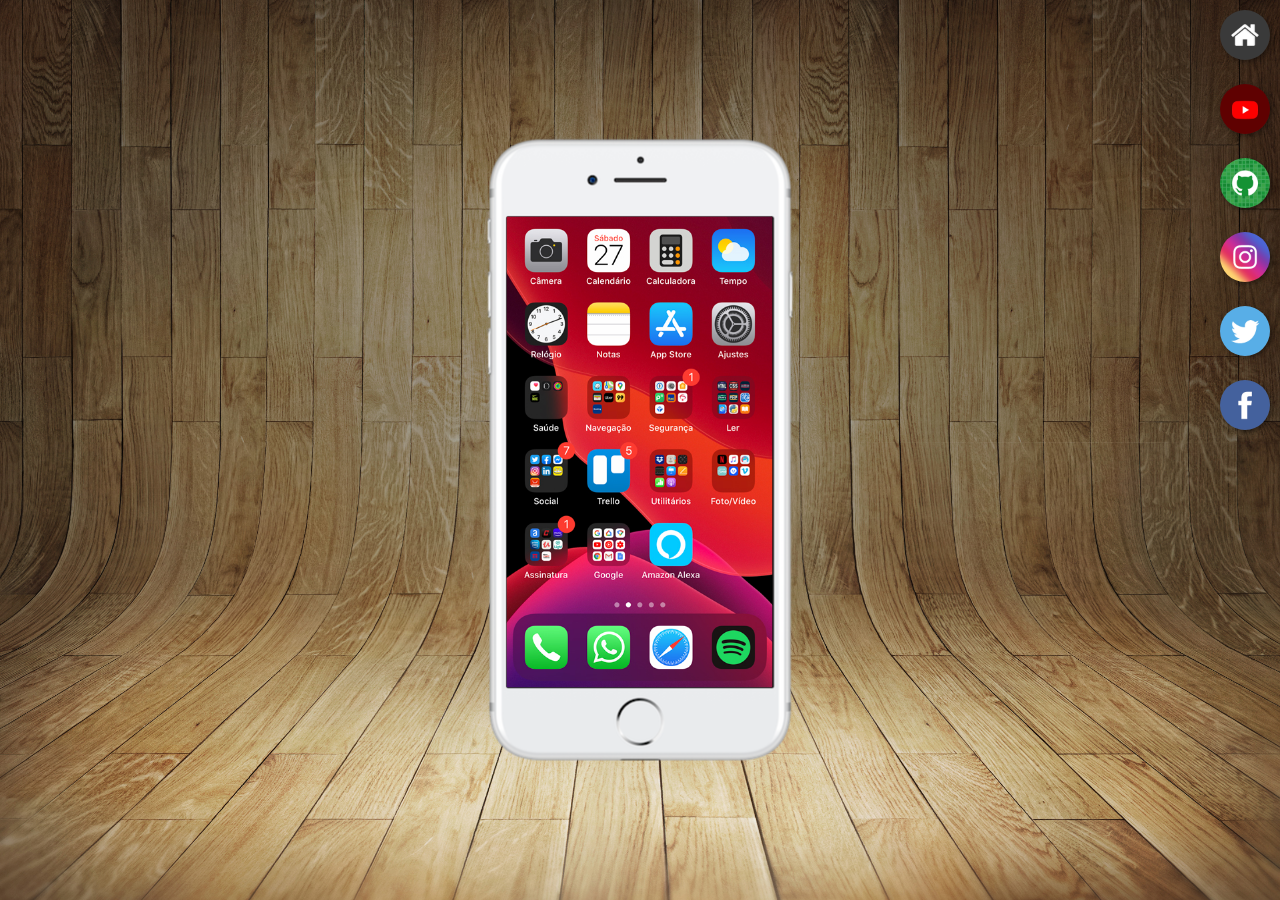
<file: index.html>
<!DOCTYPE html>
<html lang="pt-br">
<head>
    <meta charset="UTF-8">
    <meta http-equiv="X-UA-Compatible" content="IE=edge">
    <meta name="viewport" content="width=device-width, initial-scale=1.0">
    <link rel="shortcut icon" href="favicon.ico" type="image/x-icon">
    <title>Projeto Redes Sociais</title>
    <link rel="stylesheet" href="estilo/style.css">
</head>
<body>
    <main>
        <section id="telefone">
            <iframe src="home.html" name="tela" id="tela" frameborder="0"></iframe>
        </section>            
        <section id="redes-sociais">
            <a href="home.html" target="tela"><img src="imagens/logo-home.jpg" alt="Home"></a> <br>
            <a href="youtube.html" target="tela"><img src="imagens/logo-youtube.jpg" alt="Meu canal no YouTube"></a> <br>
            <a href="github.html" target="tela"><img src="imagens/logo-github.jpg" alt="Meu GitHub"></a> <br>
            <a href="instagram.html" target="tela"><img src="imagens/logo-instagram.jpg" alt="Meu Instagram"></a> <br>
            <a href="twitter.html" target="tela"><img src="imagens/logo-twitter.jpg" alt="Meu Twitter"></a> <br>
            <a href="facebook.html" target="tela"><img src="imagens/logo-facebook.jpg" alt="Meu Facebook"></a> <br>
        </section>

    </main>
</body>
</html>
</file>
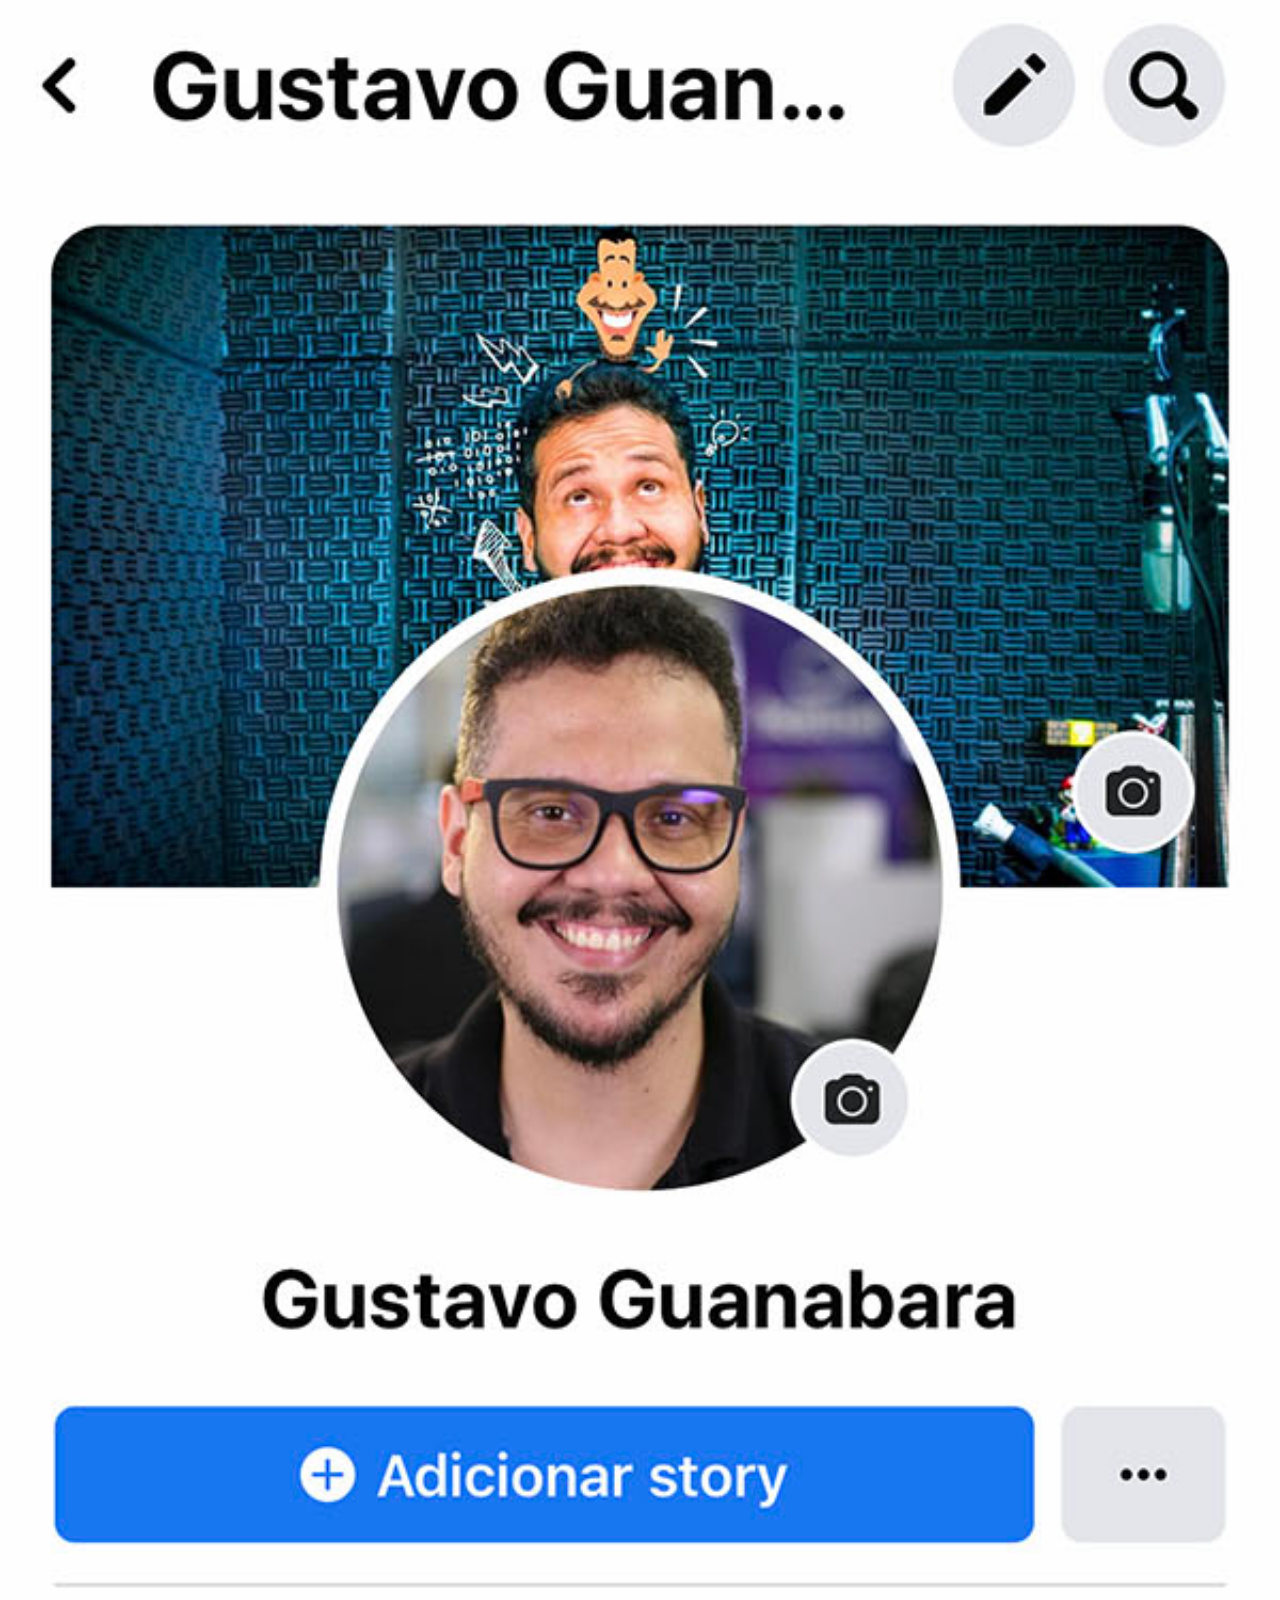
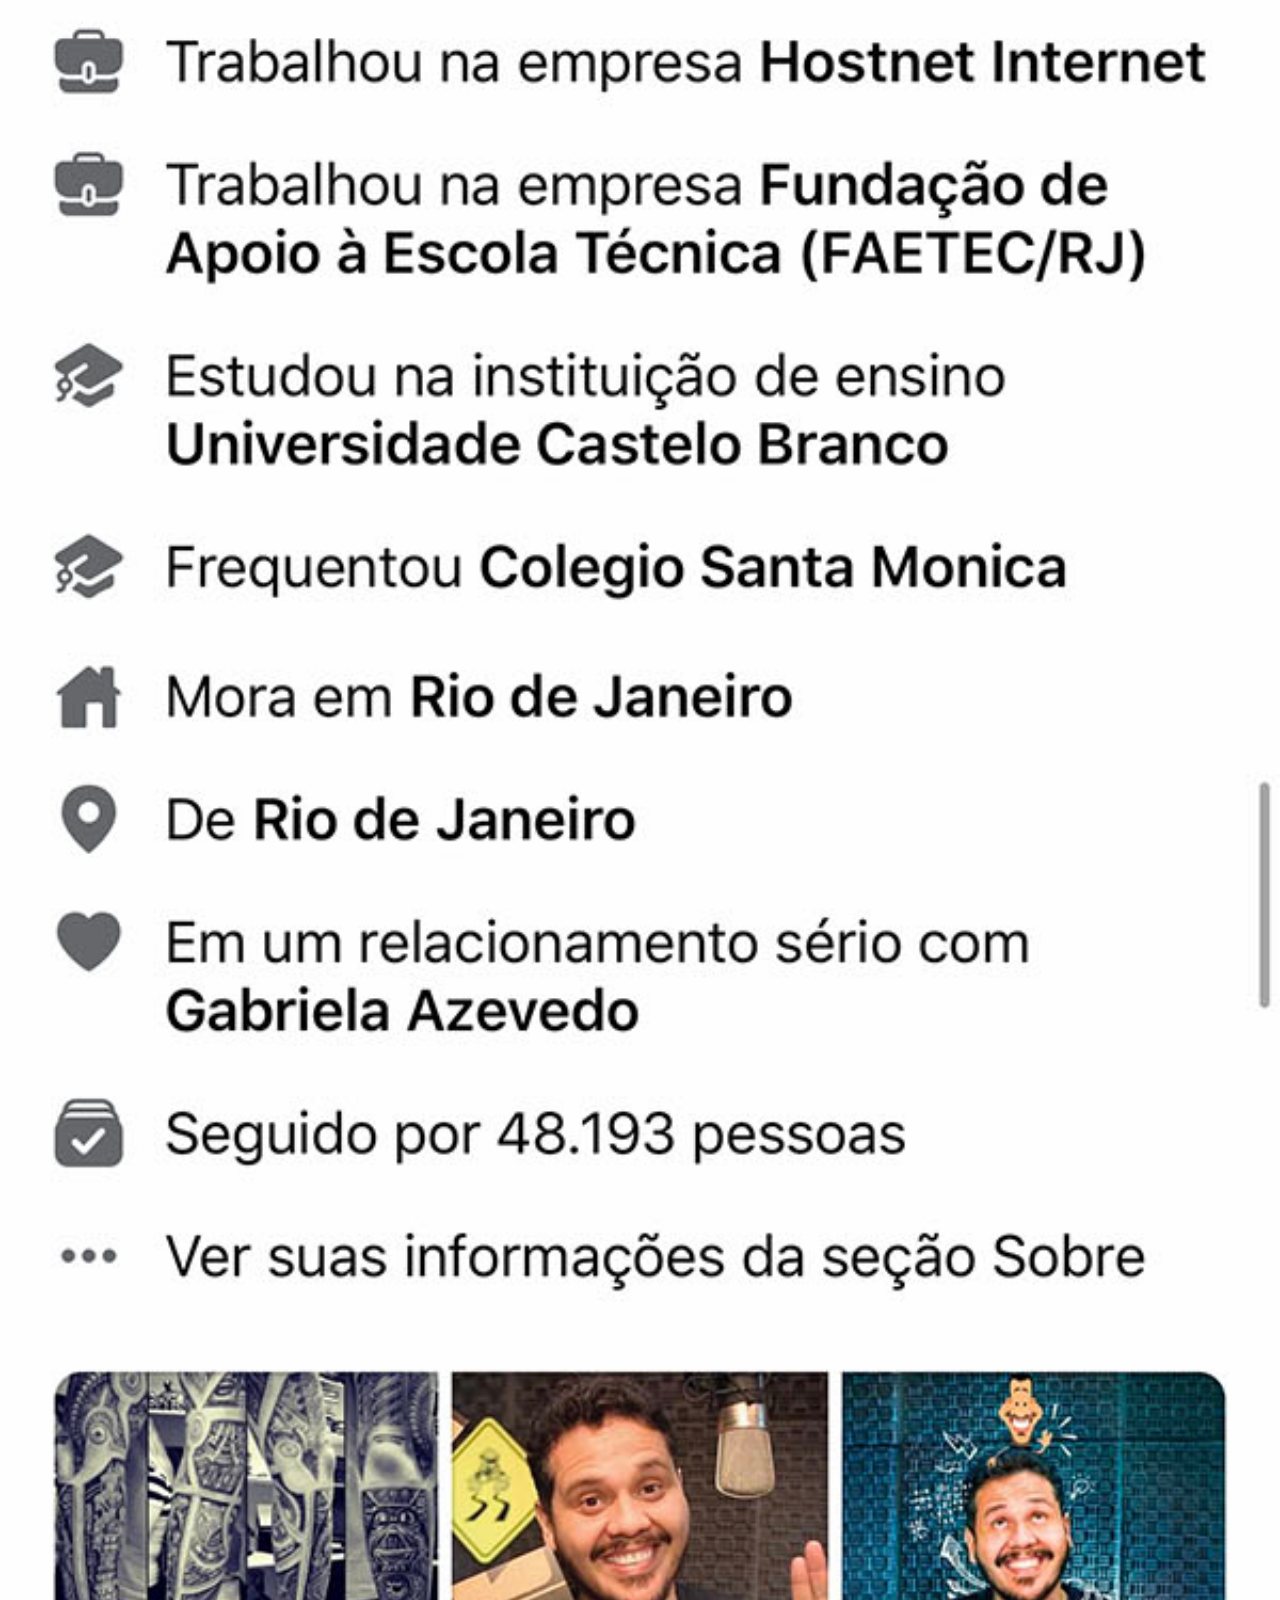
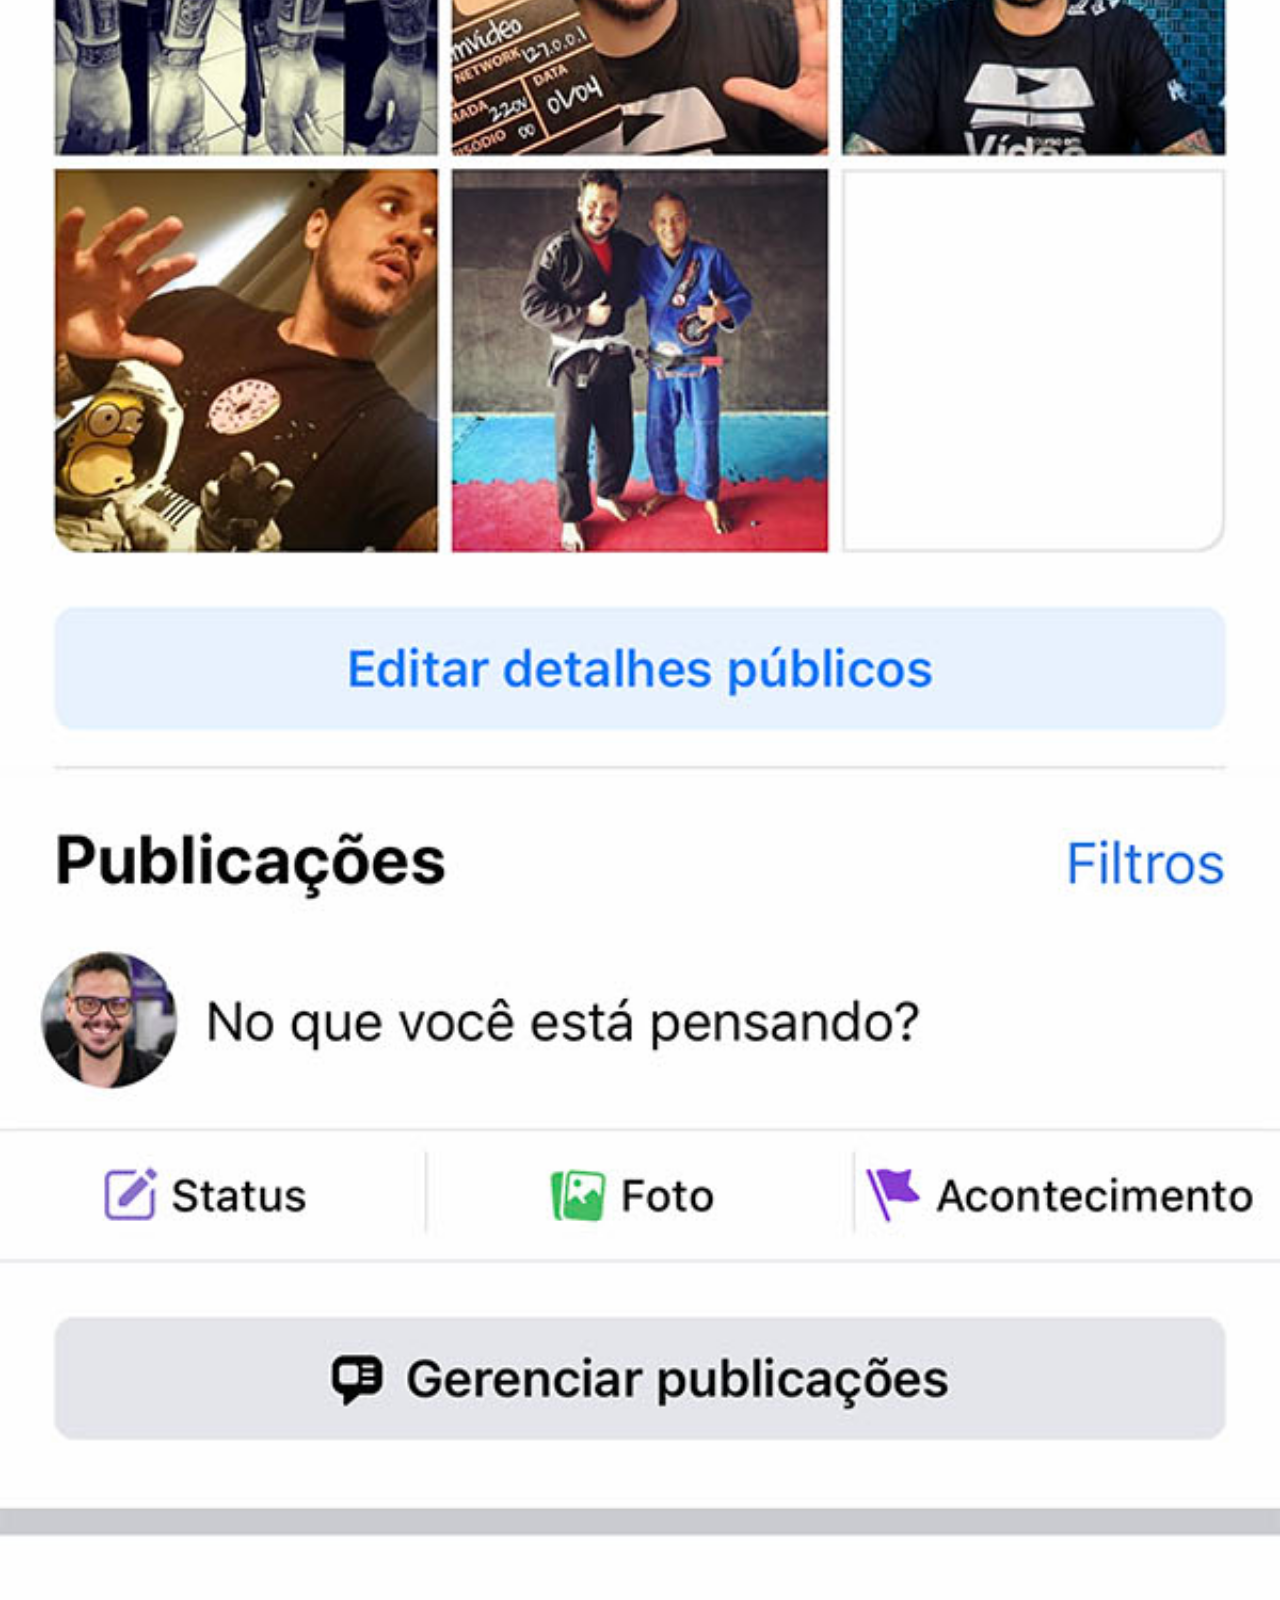
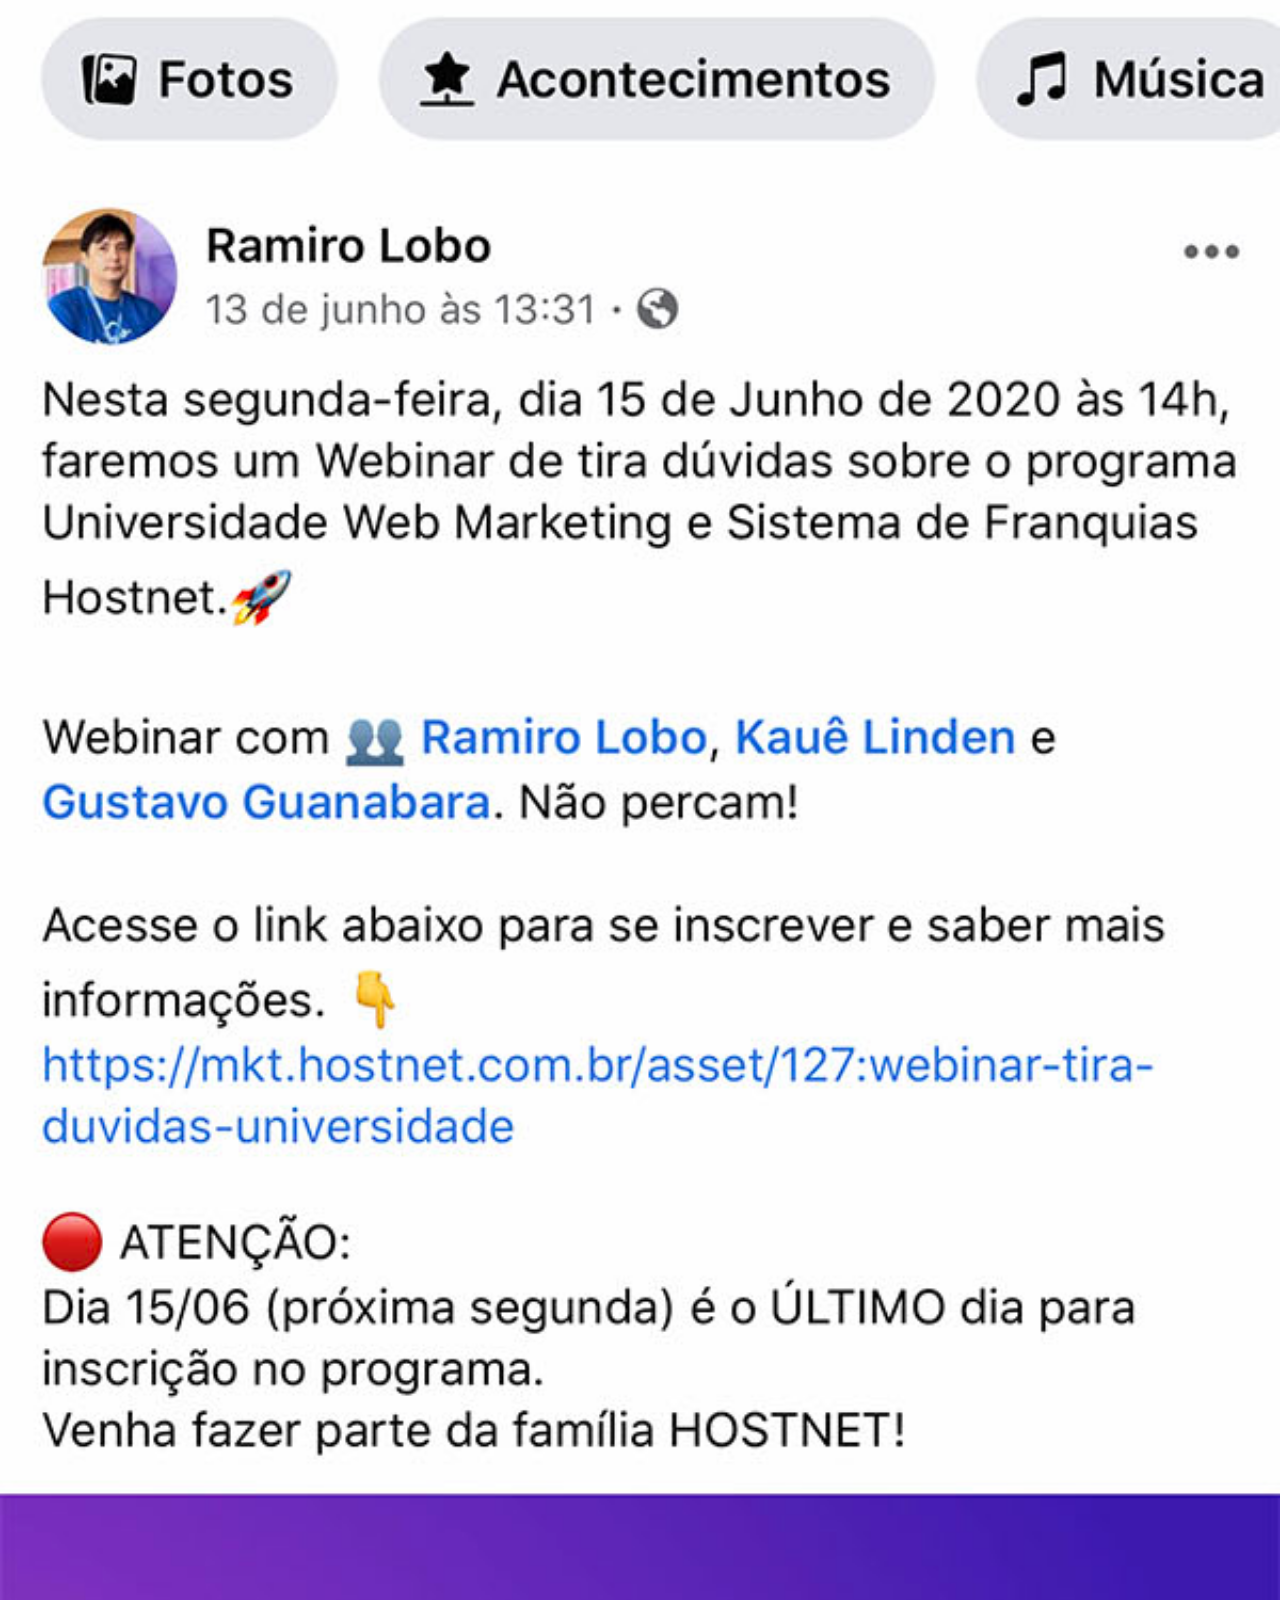
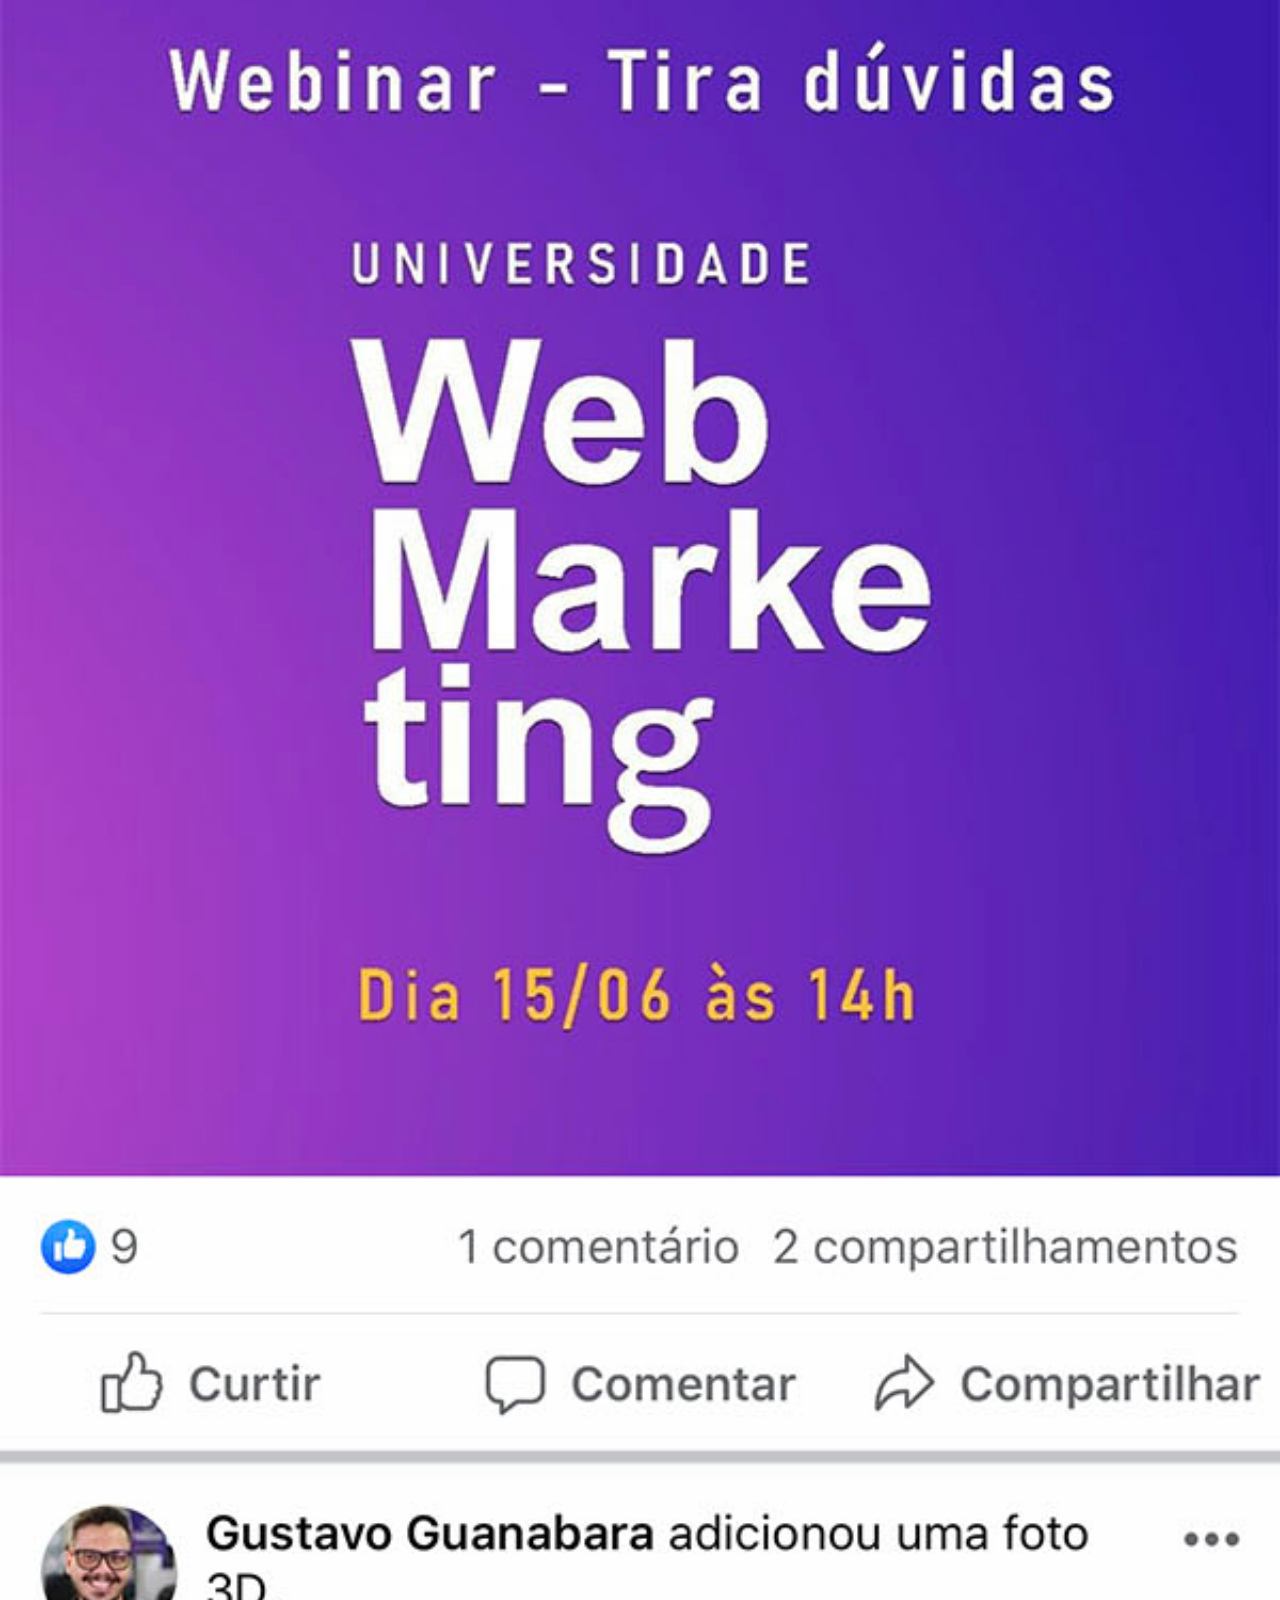
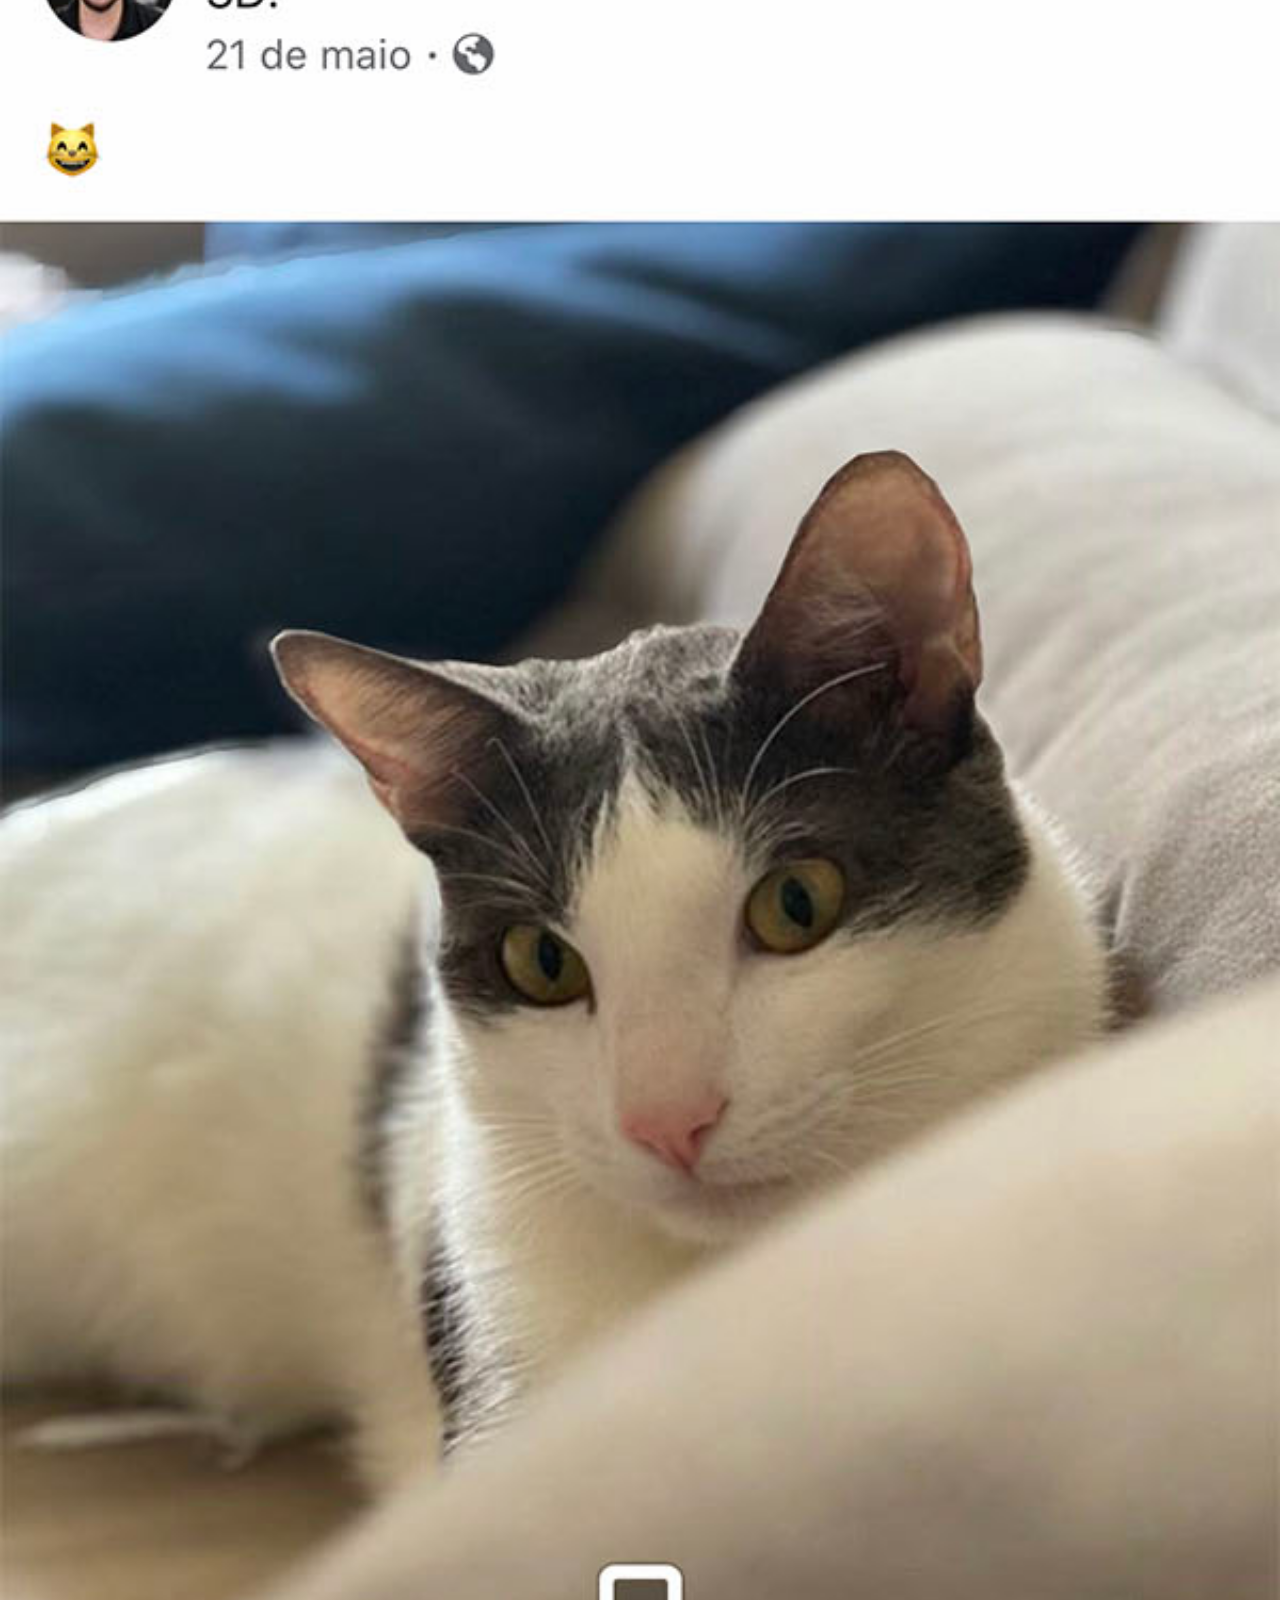
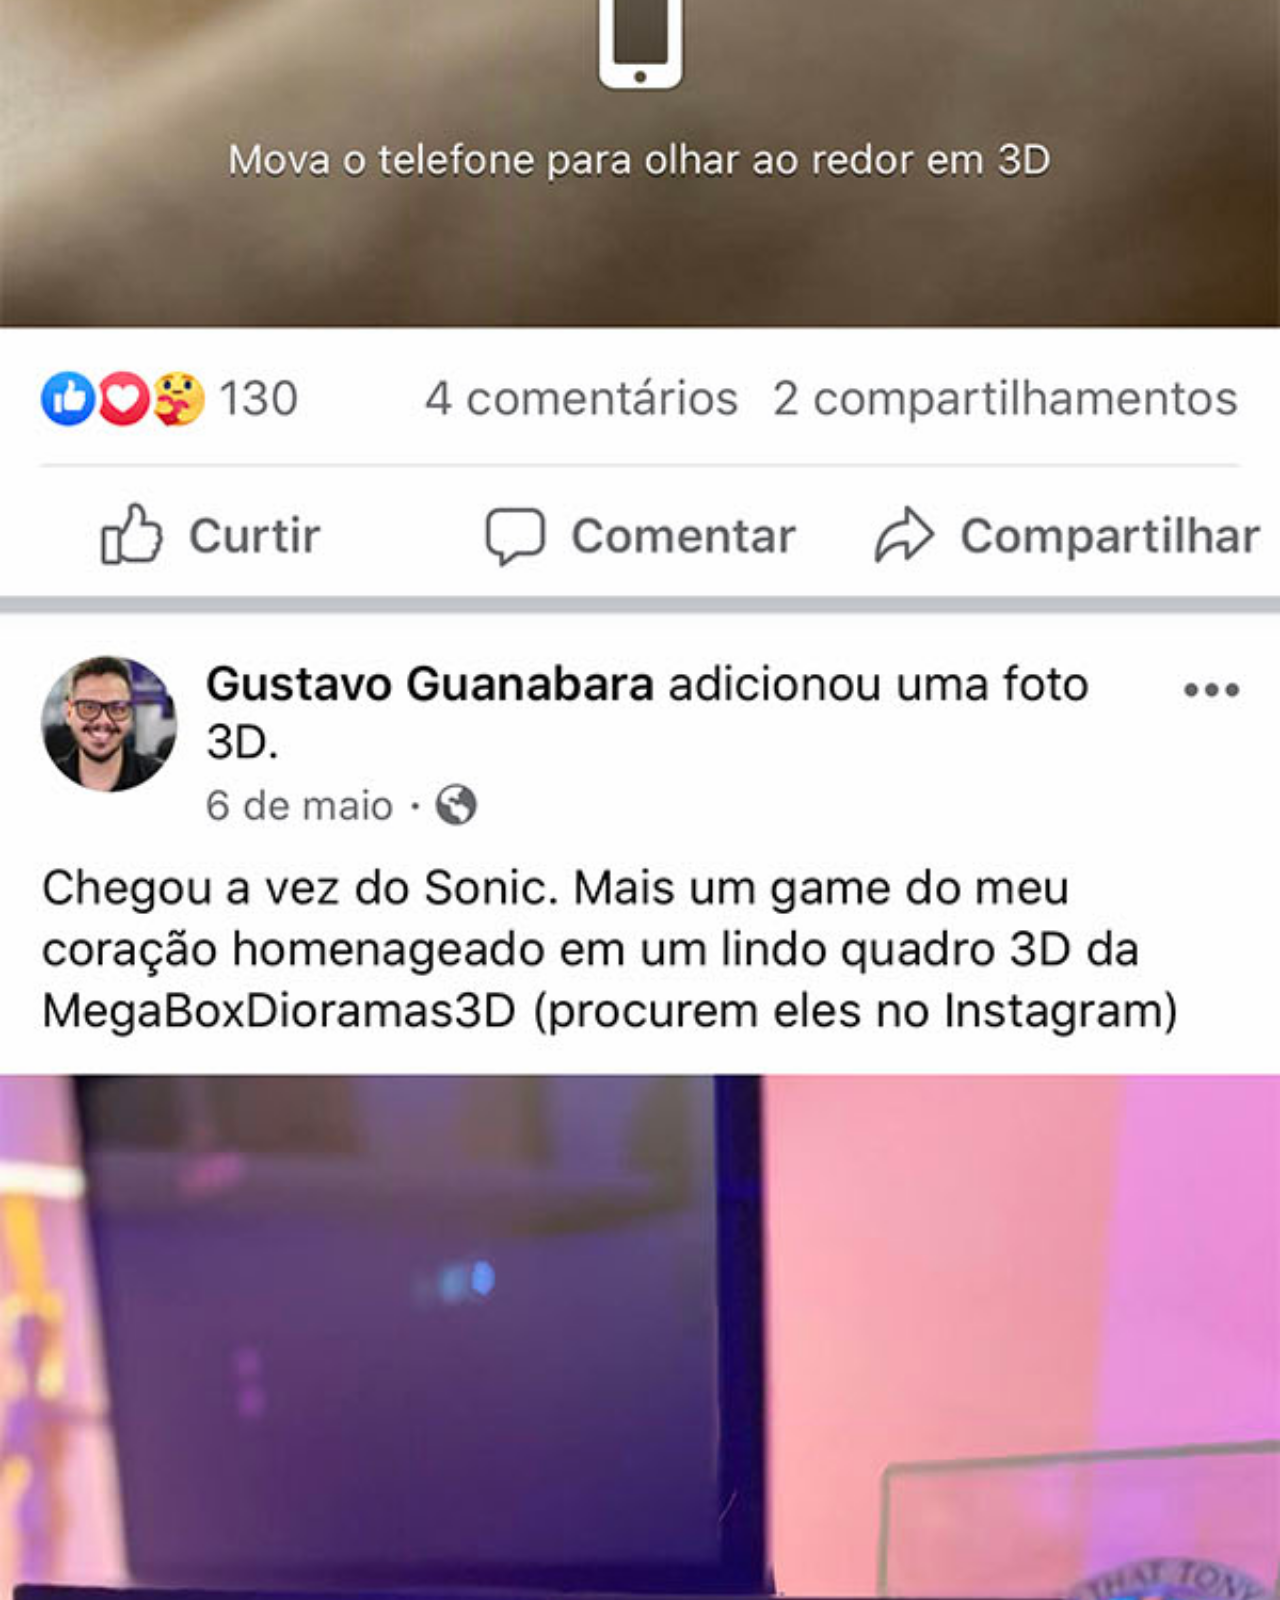
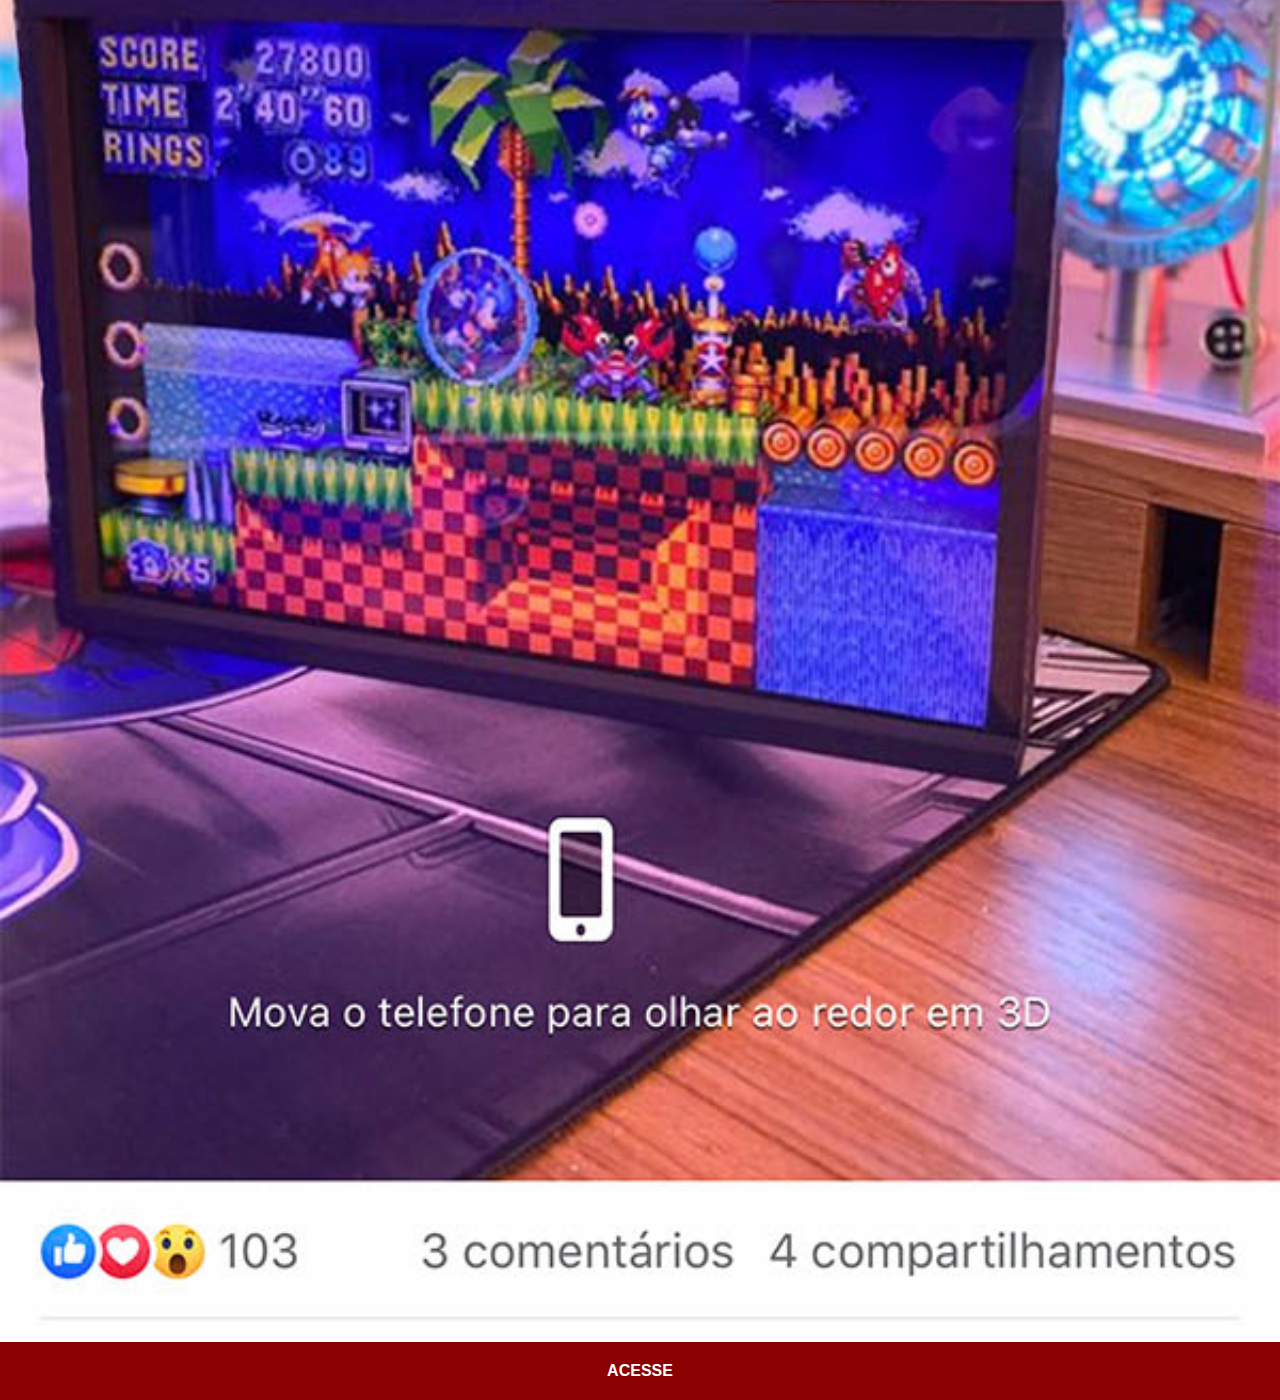
<file: facebook.html>
<!DOCTYPE html>
<html lang="pt-br">
<head>
    <meta charset="UTF-8">
    <meta http-equiv="X-UA-Compatible" content="IE=edge">
    <meta name="viewport" content="width=device-width, initial-scale=1.0">
    <link rel="shortcut icon" href="favicon.ico" type="image/x-icon">
    <title>YouTube</title>
    <style>
        * {
            padding: 0px;
            margin: 0px;
        }   

        ::-webkit-scrollbar{
            width: 0px;
            height: 0px;
        }

        img {
            width: 100vw;
        }

        a {
            display: block;
            background-color: darkred;
            color: white;
            padding: 20px;
            text-decoration: none;
            font-family: Arial, Helvetica, sans-serif;
            text-align: center;
            font-weight: bolder;
        }

    </style>
</head>
<body>
    <img src="imagens/tela-facebook.jpg" alt="Canal do Youtube">
    <a href="https://www.facebook.com/gustavoguanabara/" target="_blank">ACESSE</a>
</body>
</html>
</file>
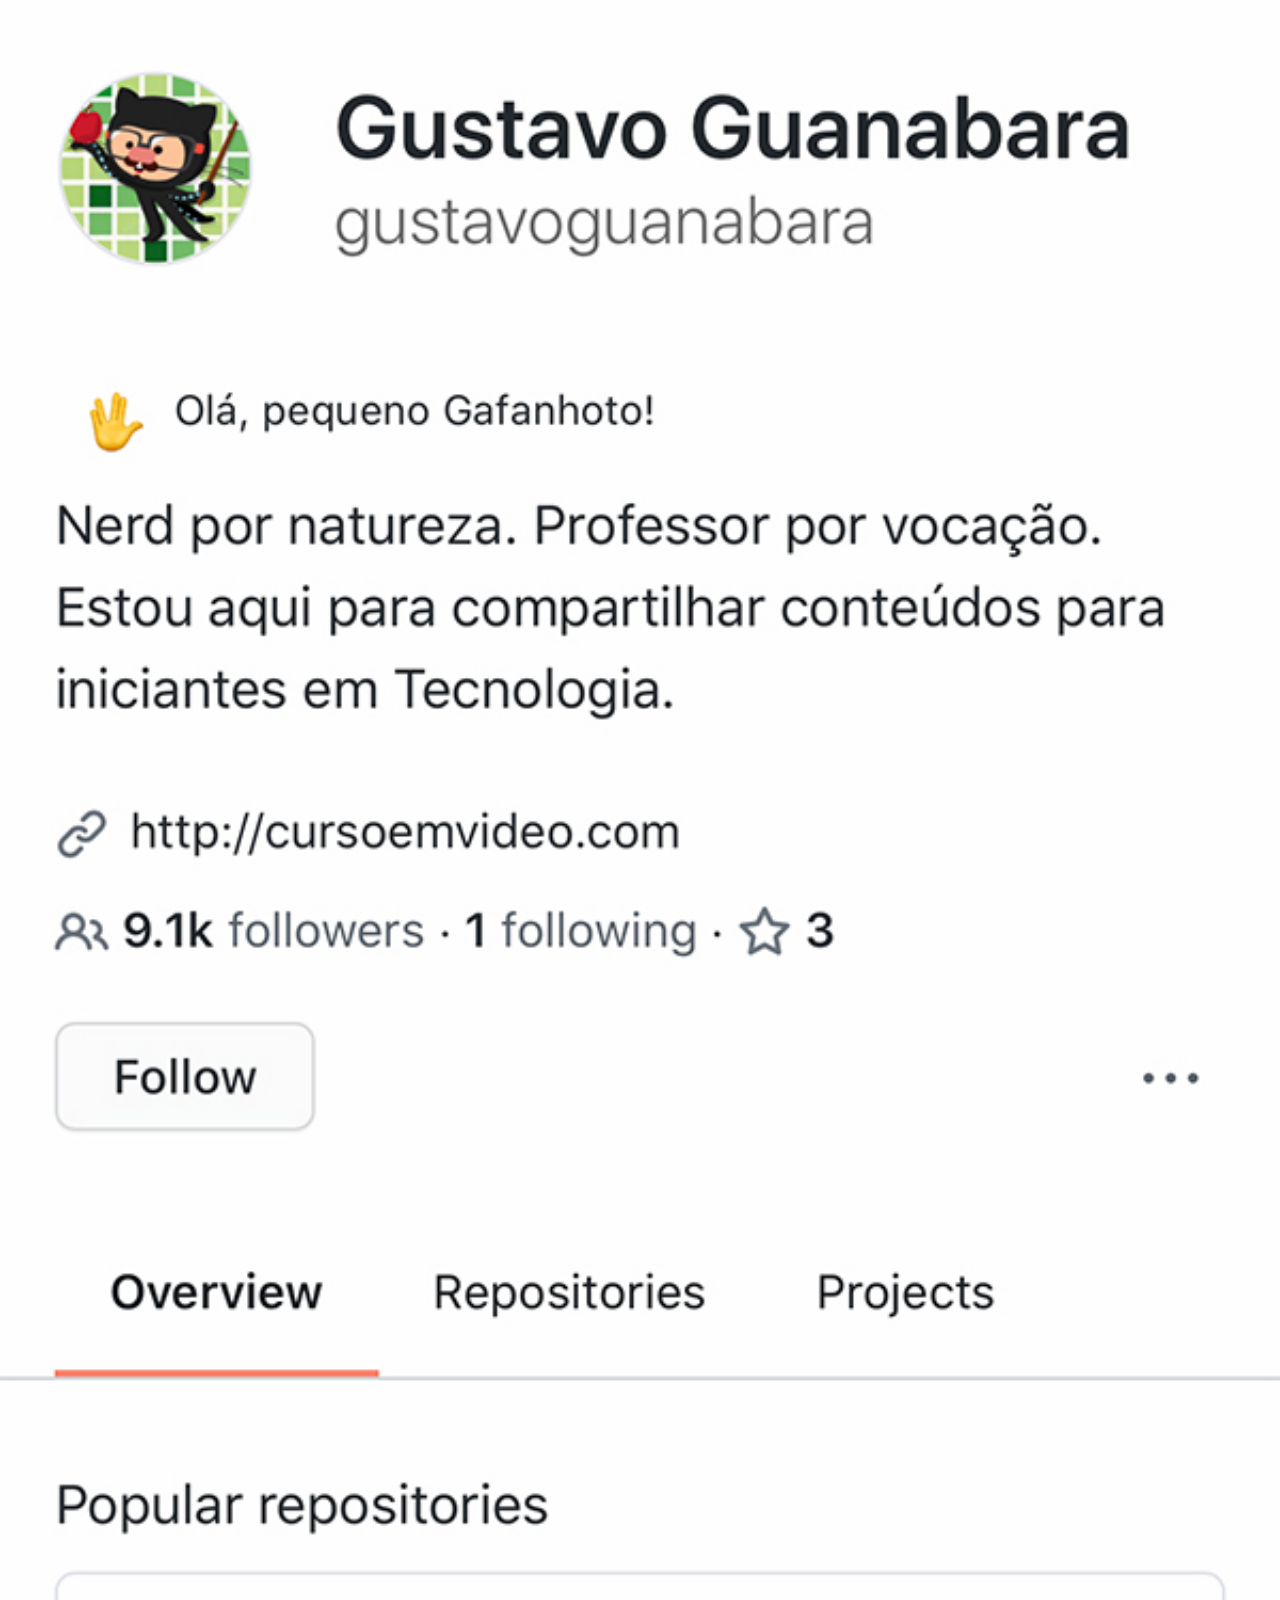
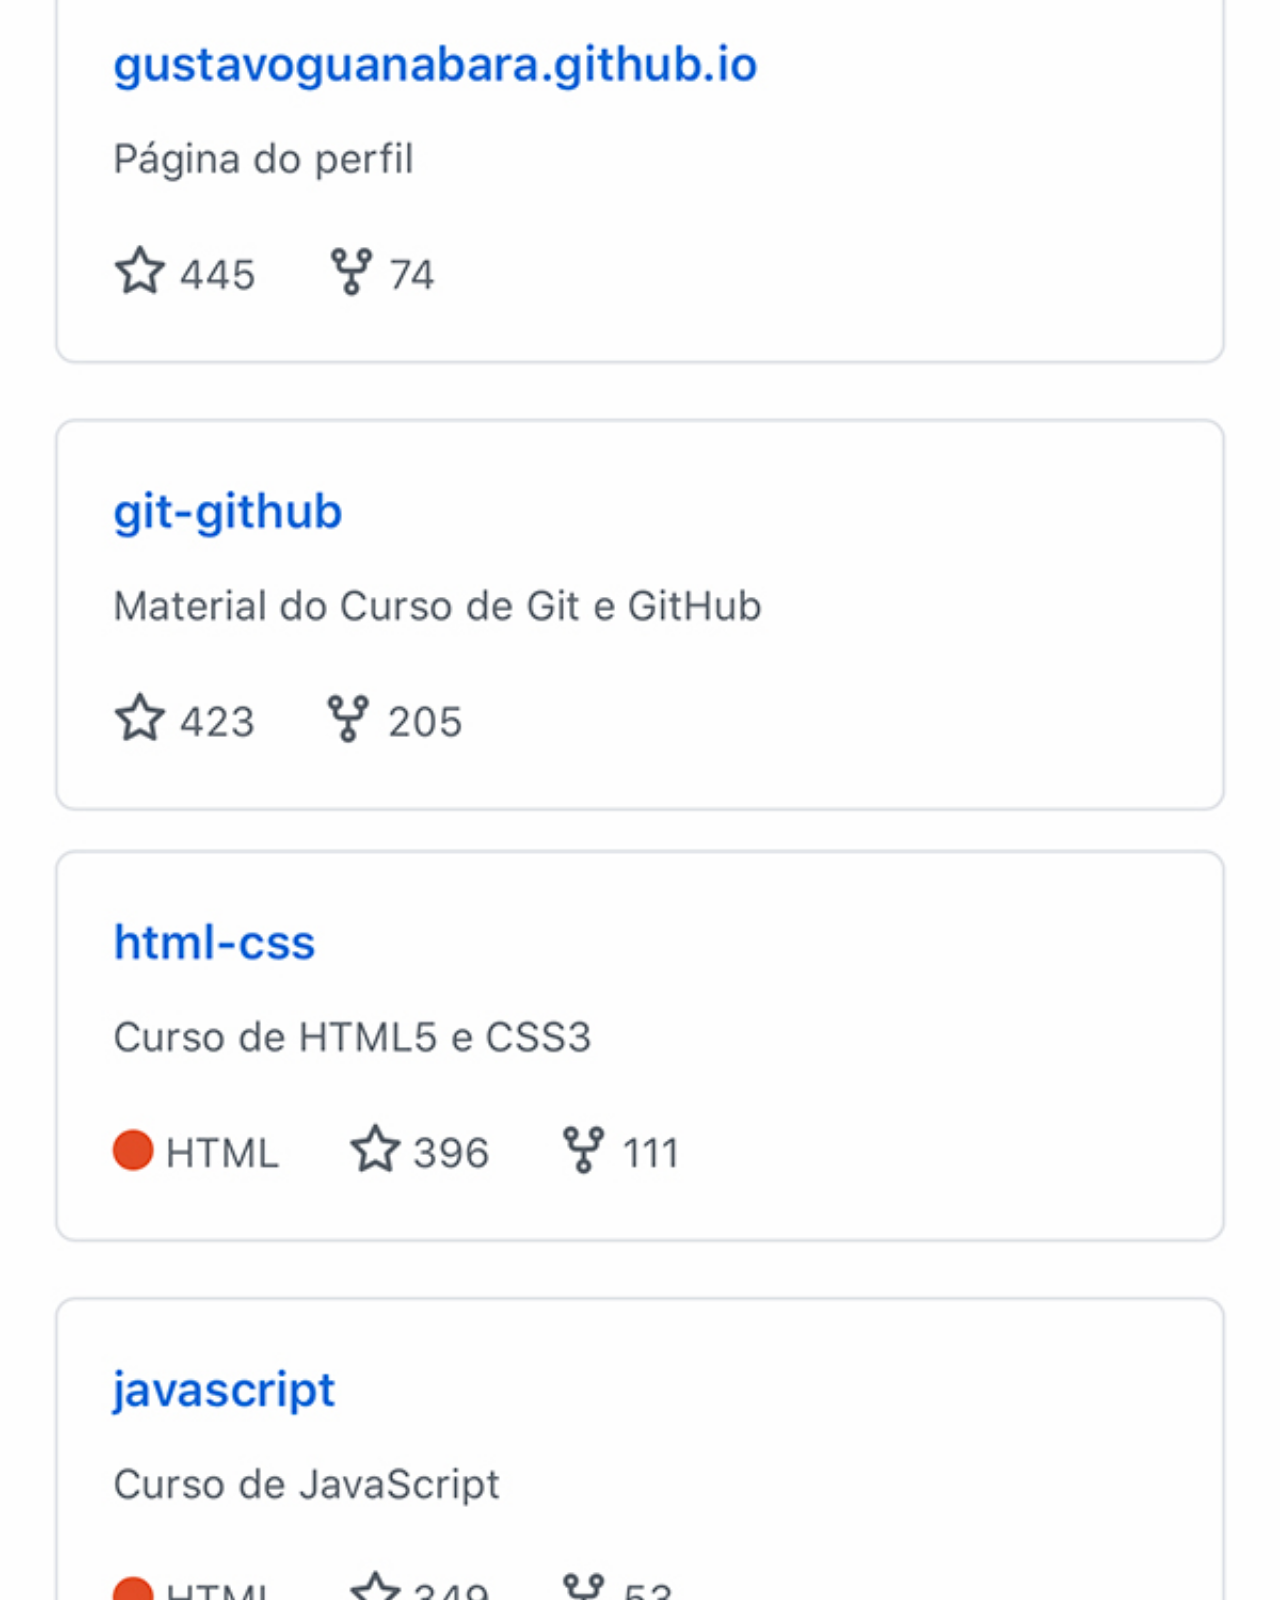
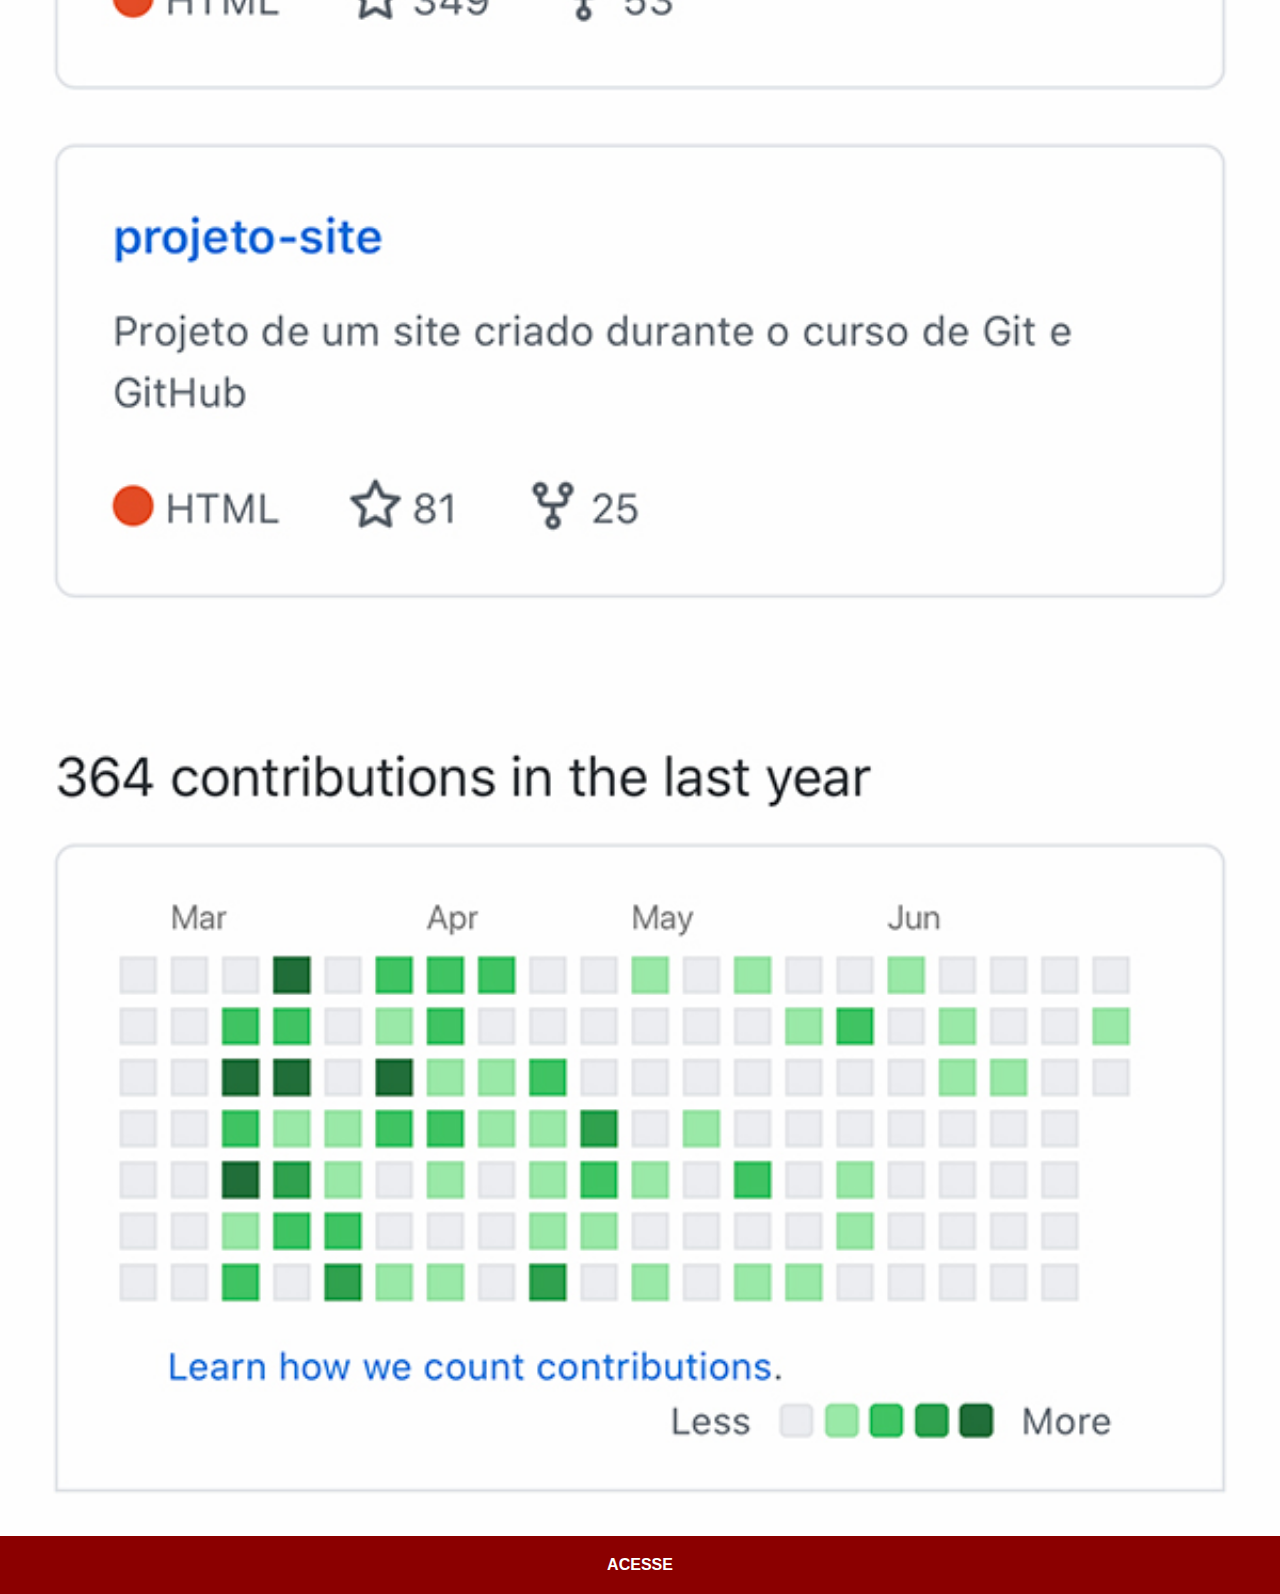
<file: github.html>
<!DOCTYPE html>
<html lang="pt-br">
<head>
    <meta charset="UTF-8">
    <meta http-equiv="X-UA-Compatible" content="IE=edge">
    <meta name="viewport" content="width=device-width, initial-scale=1.0">
    <link rel="shortcut icon" href="favicon.ico" type="image/x-icon">
    <title>GitHub</title>
    <style>
        * {
            padding: 0px;
            margin: 0px;
        }   

        ::-webkit-scrollbar{
            width: 0px;
            height: 0px;
        }

        img {
            width: 100vw;
        }

        a {
            display: block;
            background-color: darkred;
            color: white;
            padding: 20px;
            text-decoration: none;
            font-family: Arial, Helvetica, sans-serif;
            text-align: center;
            font-weight: bolder;
        }

    </style>
</head>
<body>
    <img src="imagens/tela-github.jpg" alt="Canal do Youtube">
    <a href="https://github.com/gustavoguanabara/" target="_blank">ACESSE</a>
</body>
</html>
</file>
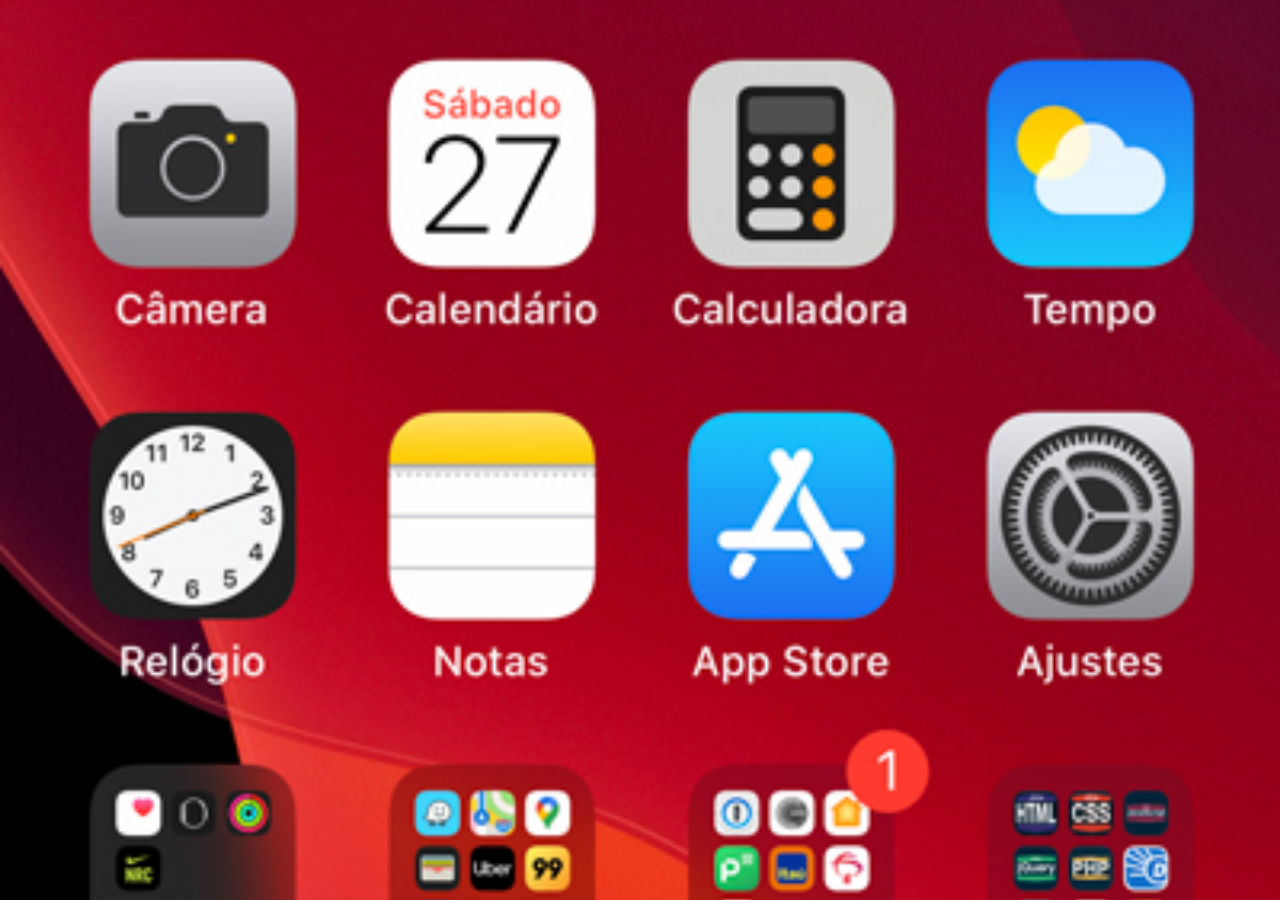
<file: home.html>
<!DOCTYPE html>
<html lang="pt-br">
<head>
    <meta charset="UTF-8">
    <meta http-equiv="X-UA-Compatible" content="IE=edge">
    <meta name="viewport" content="width=device-width, initial-scale=1.0">
    <link rel="shortcut icon" href="favicon.ico" type="image/x-icon">
    <title>Home</title>
    <style>
        * {
            padding: 0px;
            margin: 0px;
        }   
        
        body {
            width: 100vw;
            height: 100vh;
            background: black url(imagens/tela-home.jpg) no-repeat top center;
            background-size: cover;
        }
    </style>
</head>
<body>
</body>
</html>
</file>
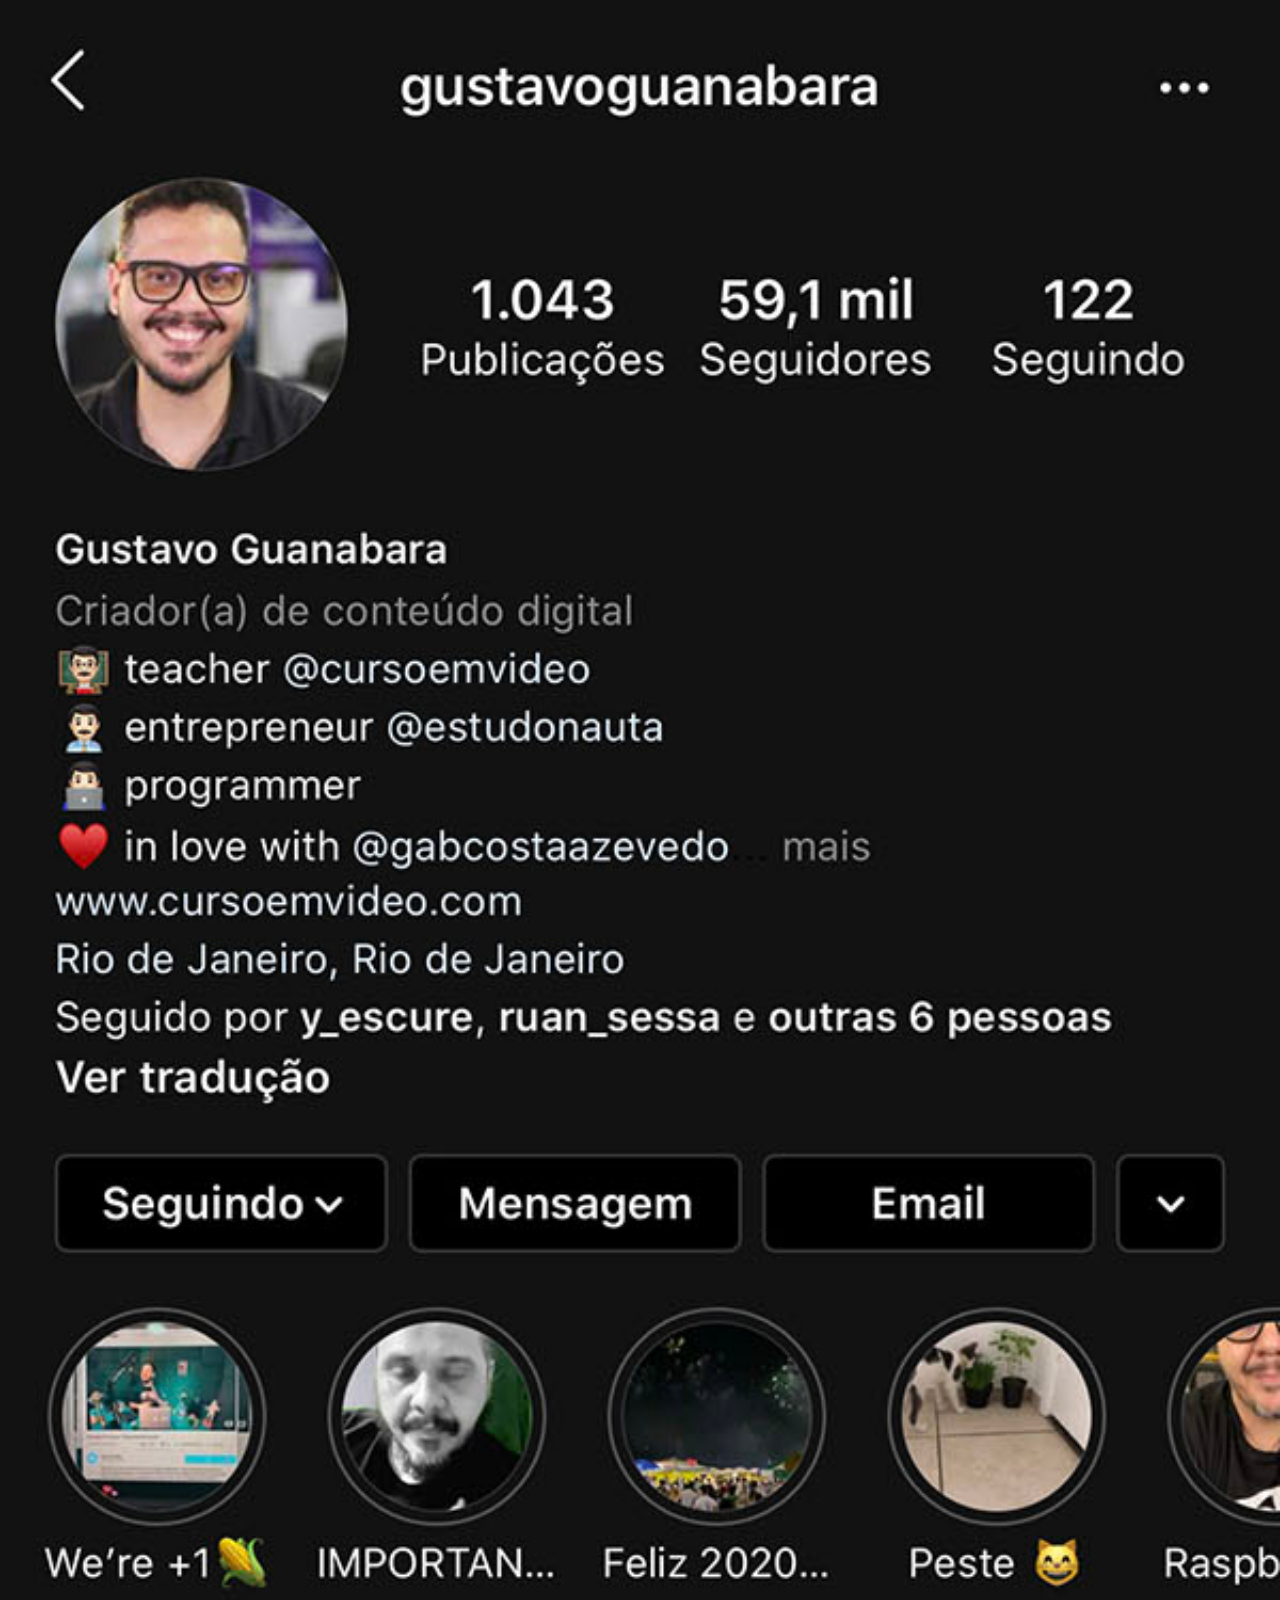
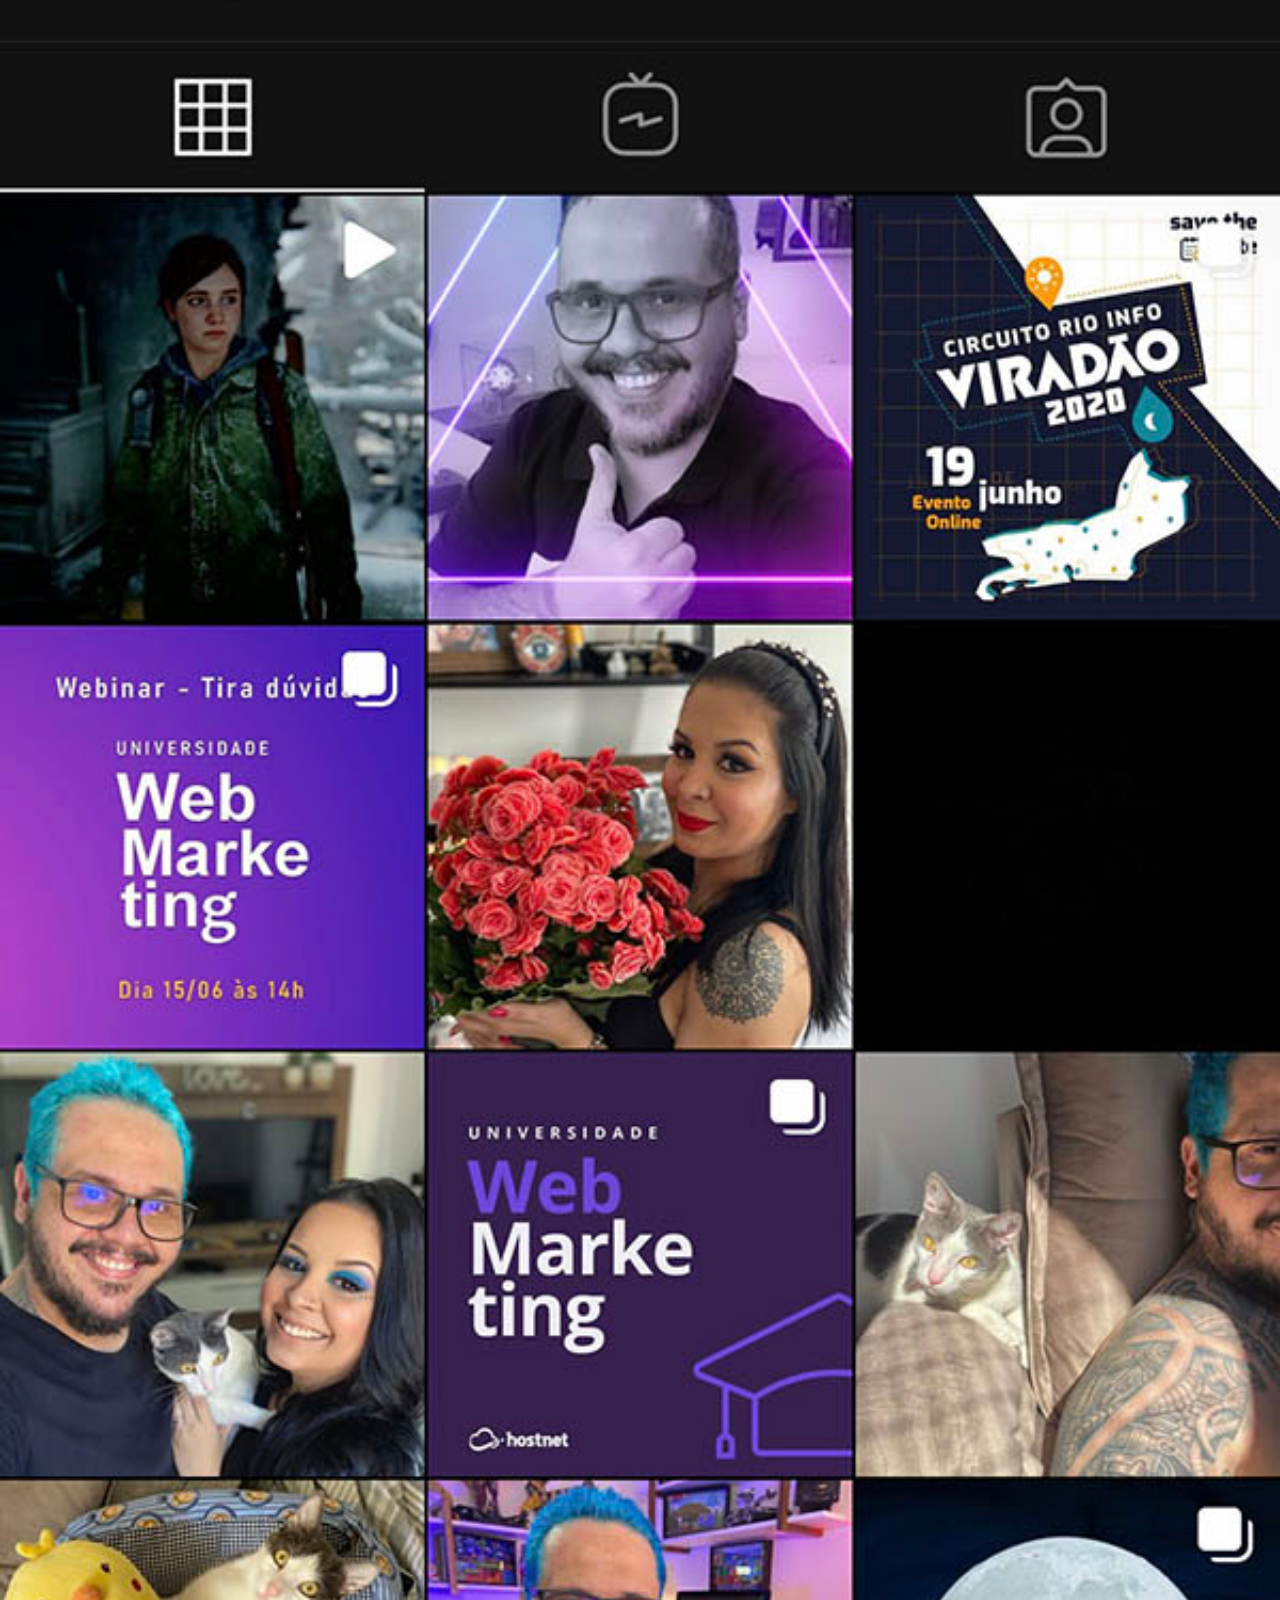
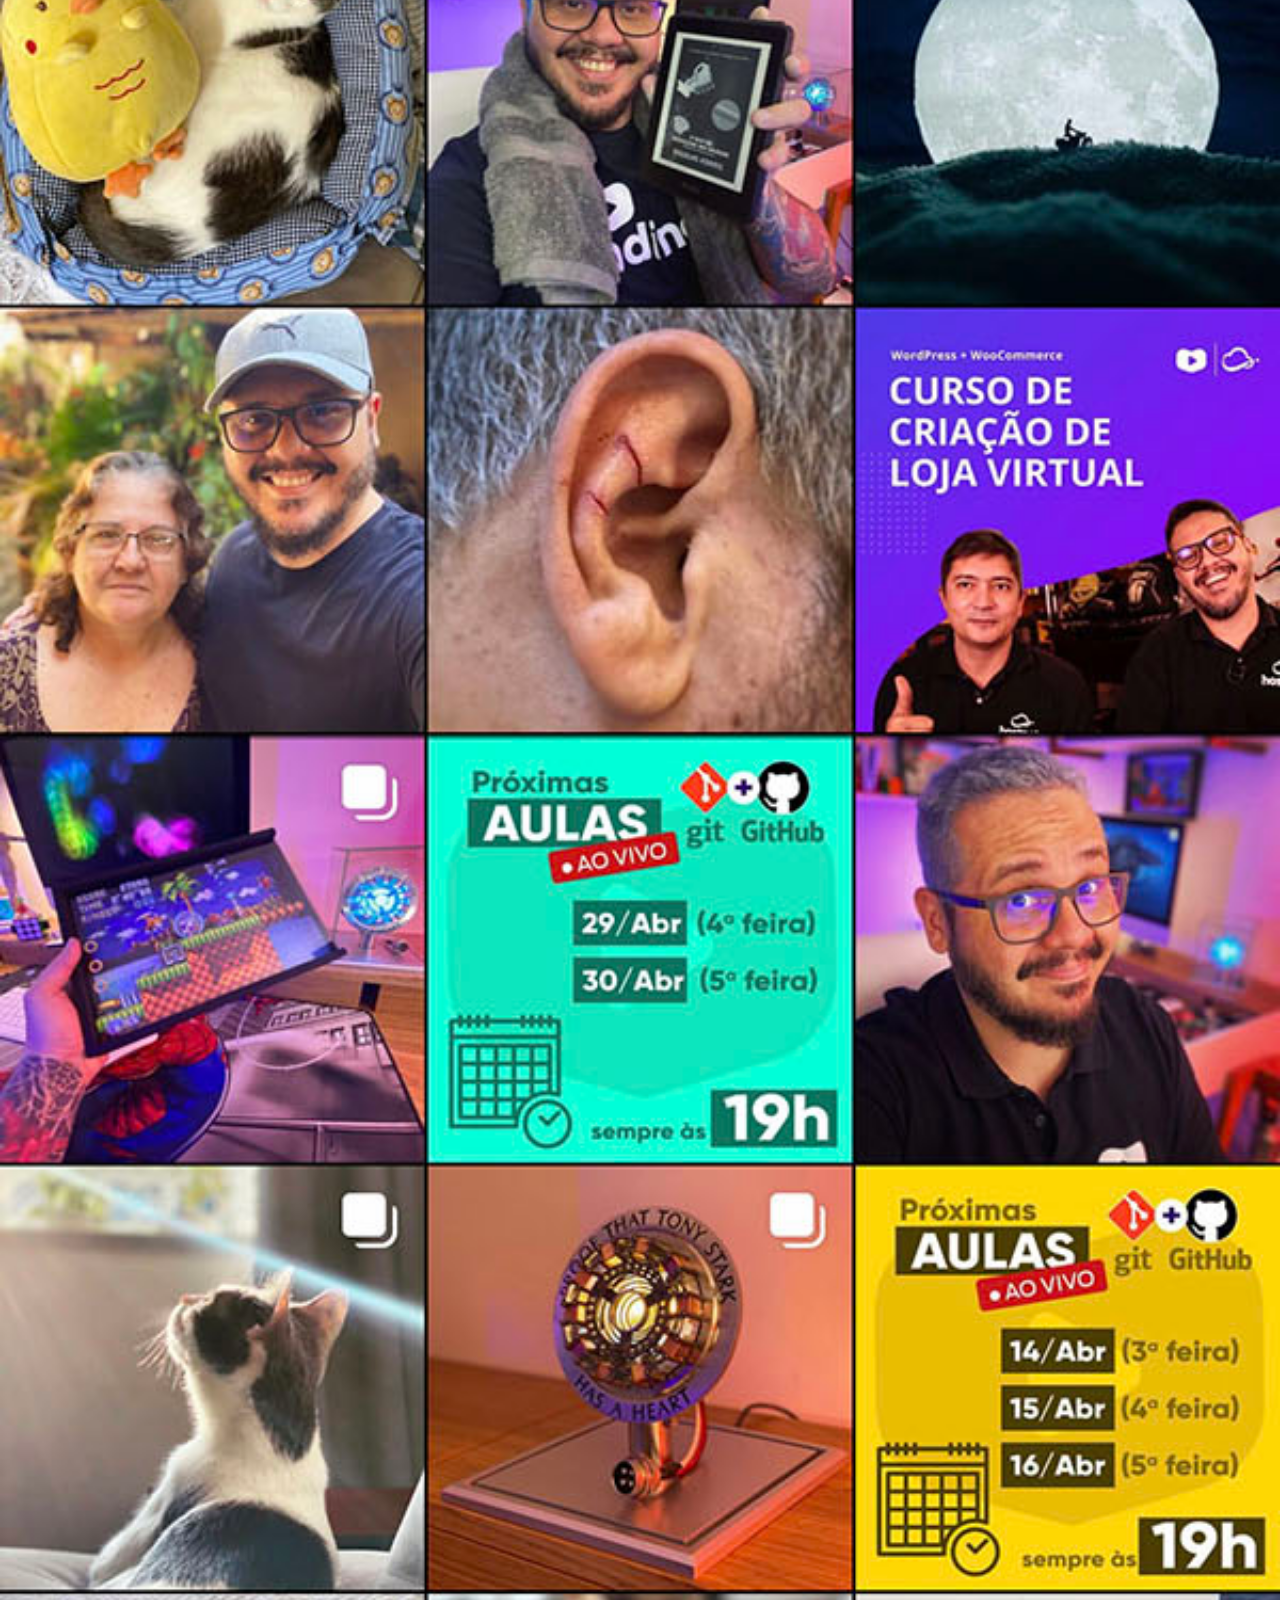
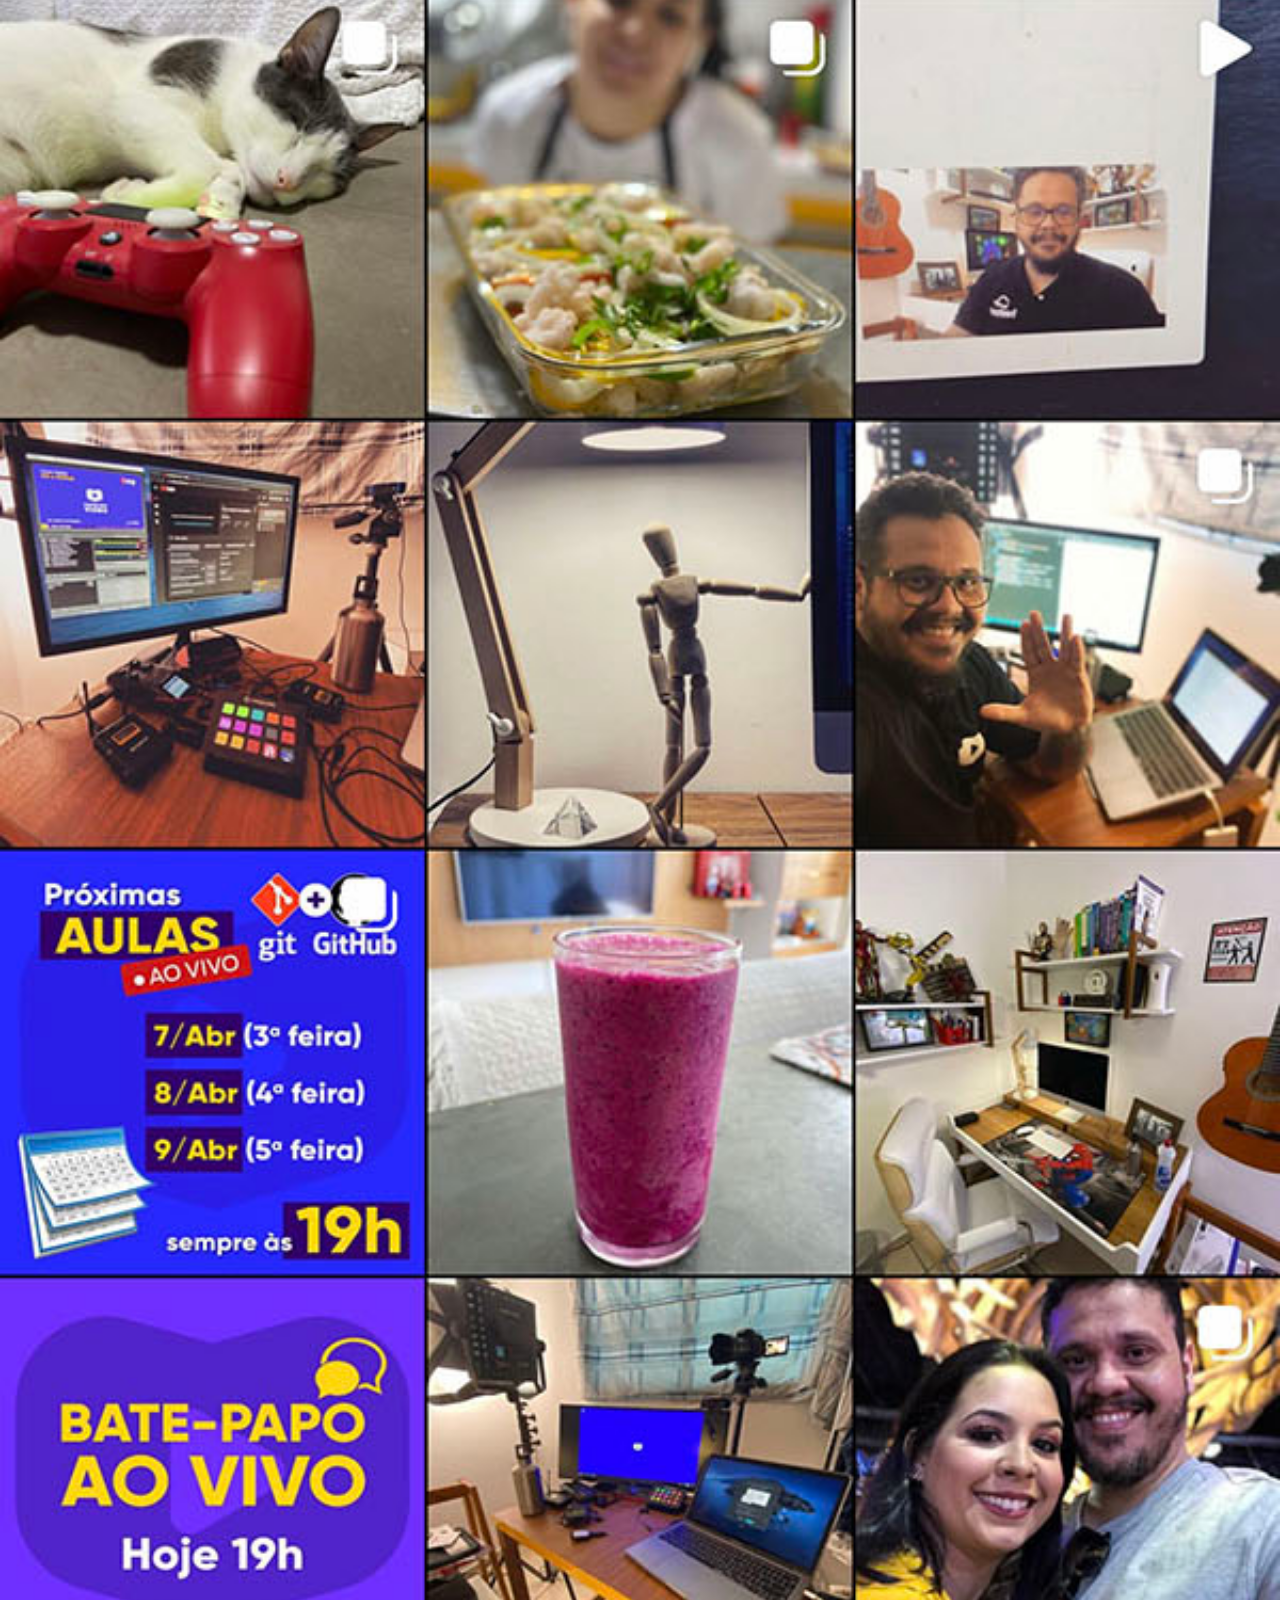
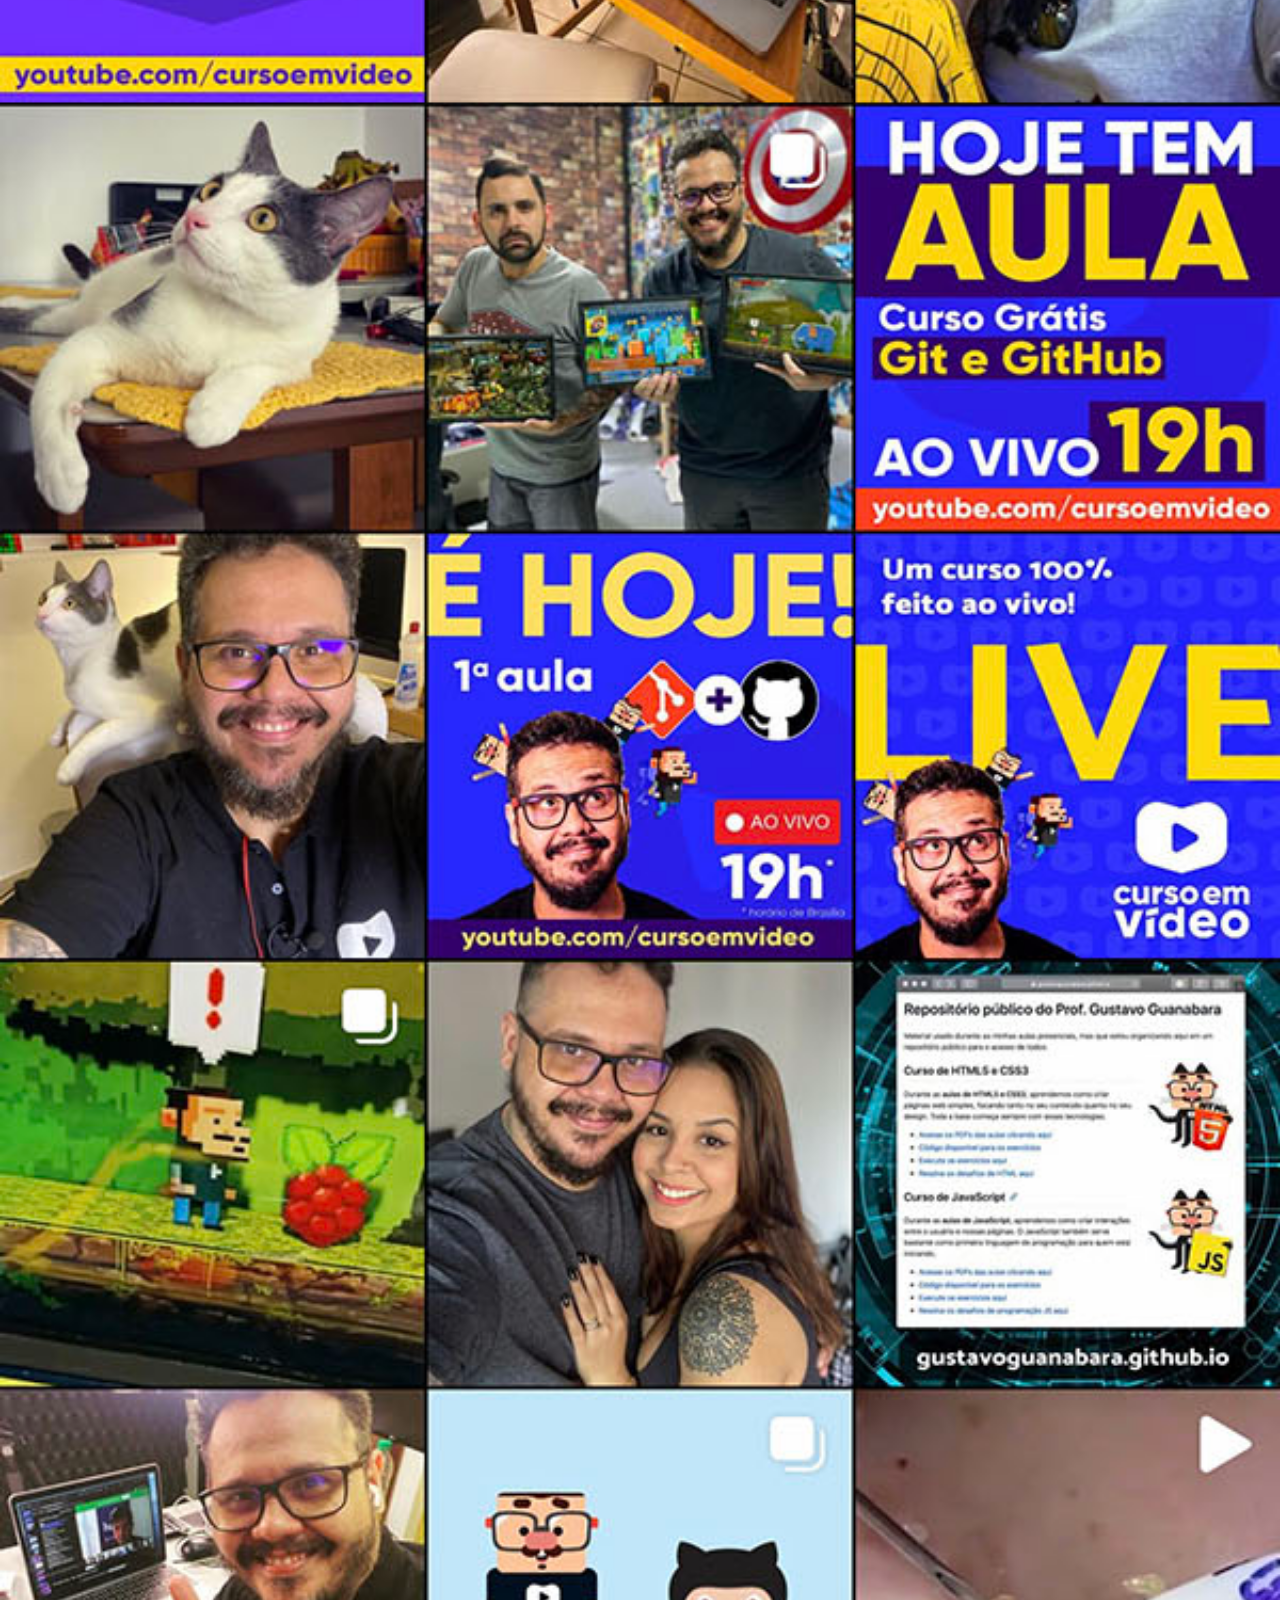
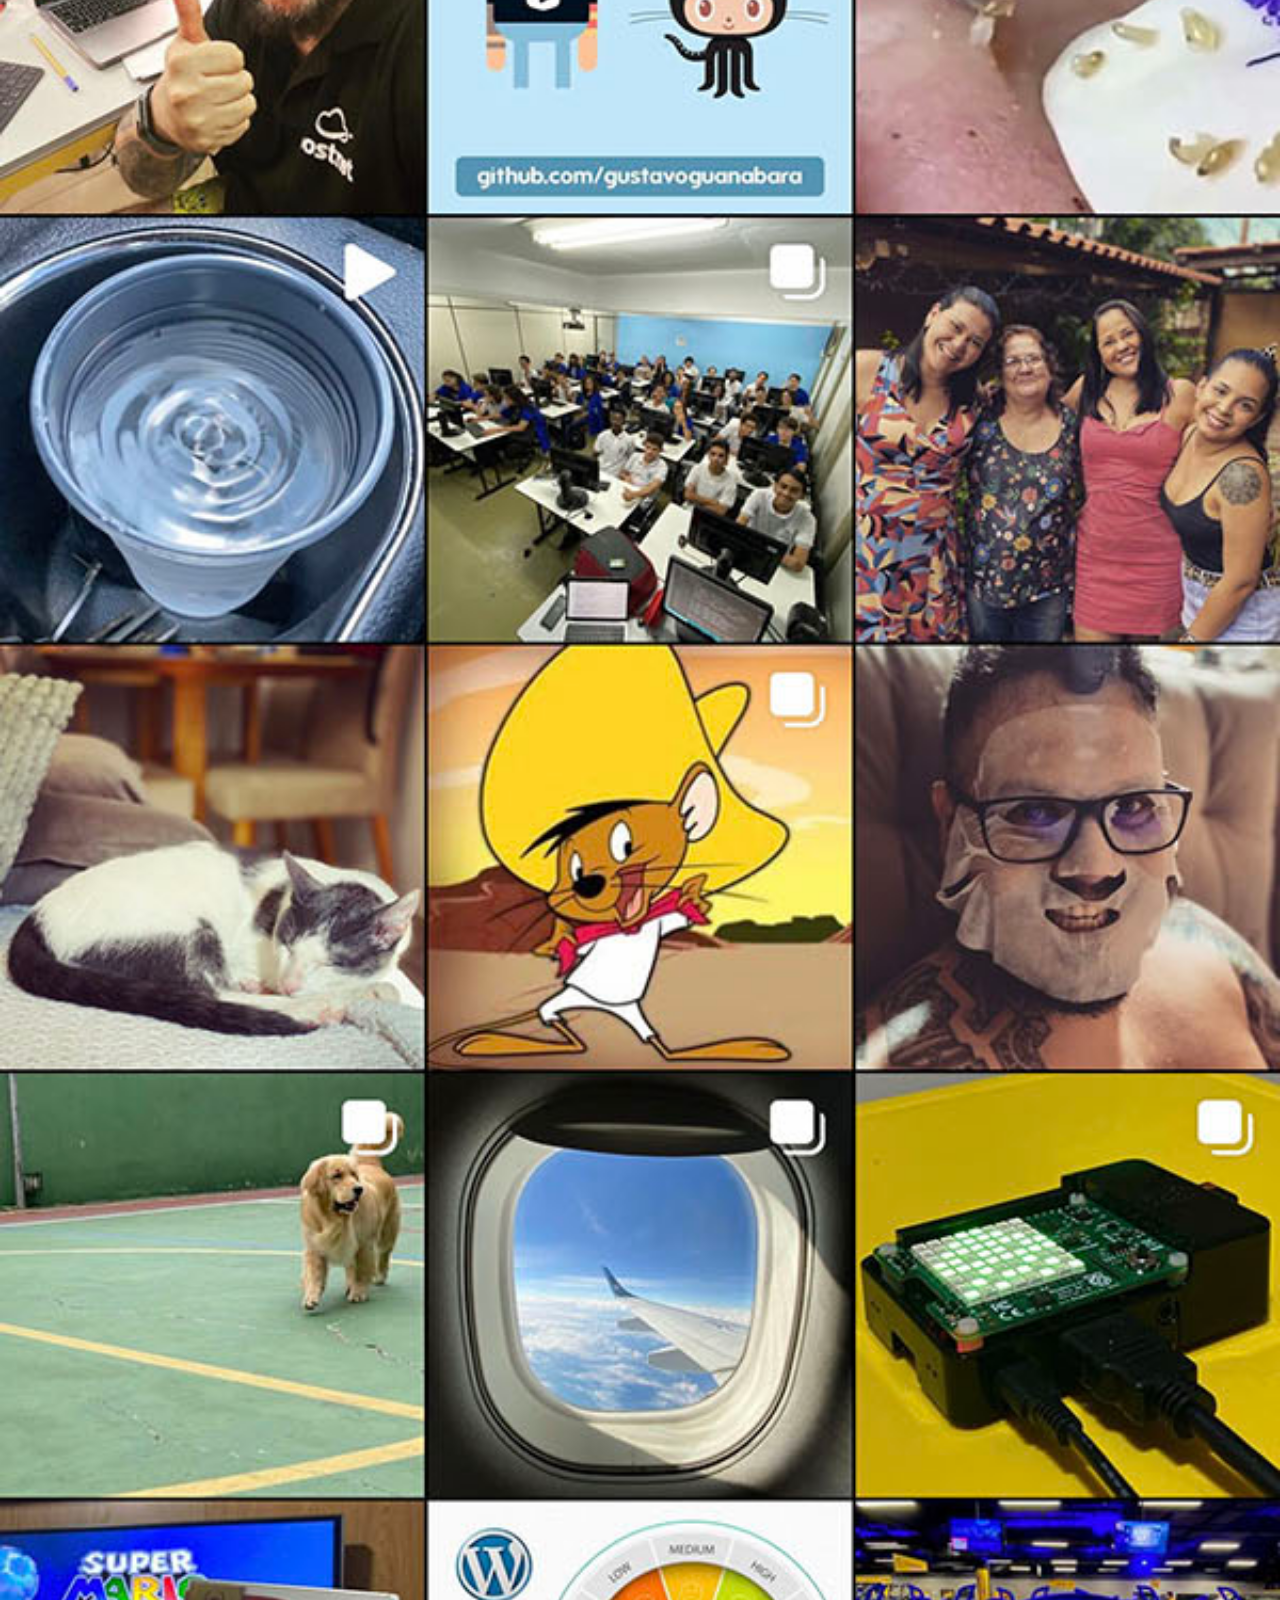
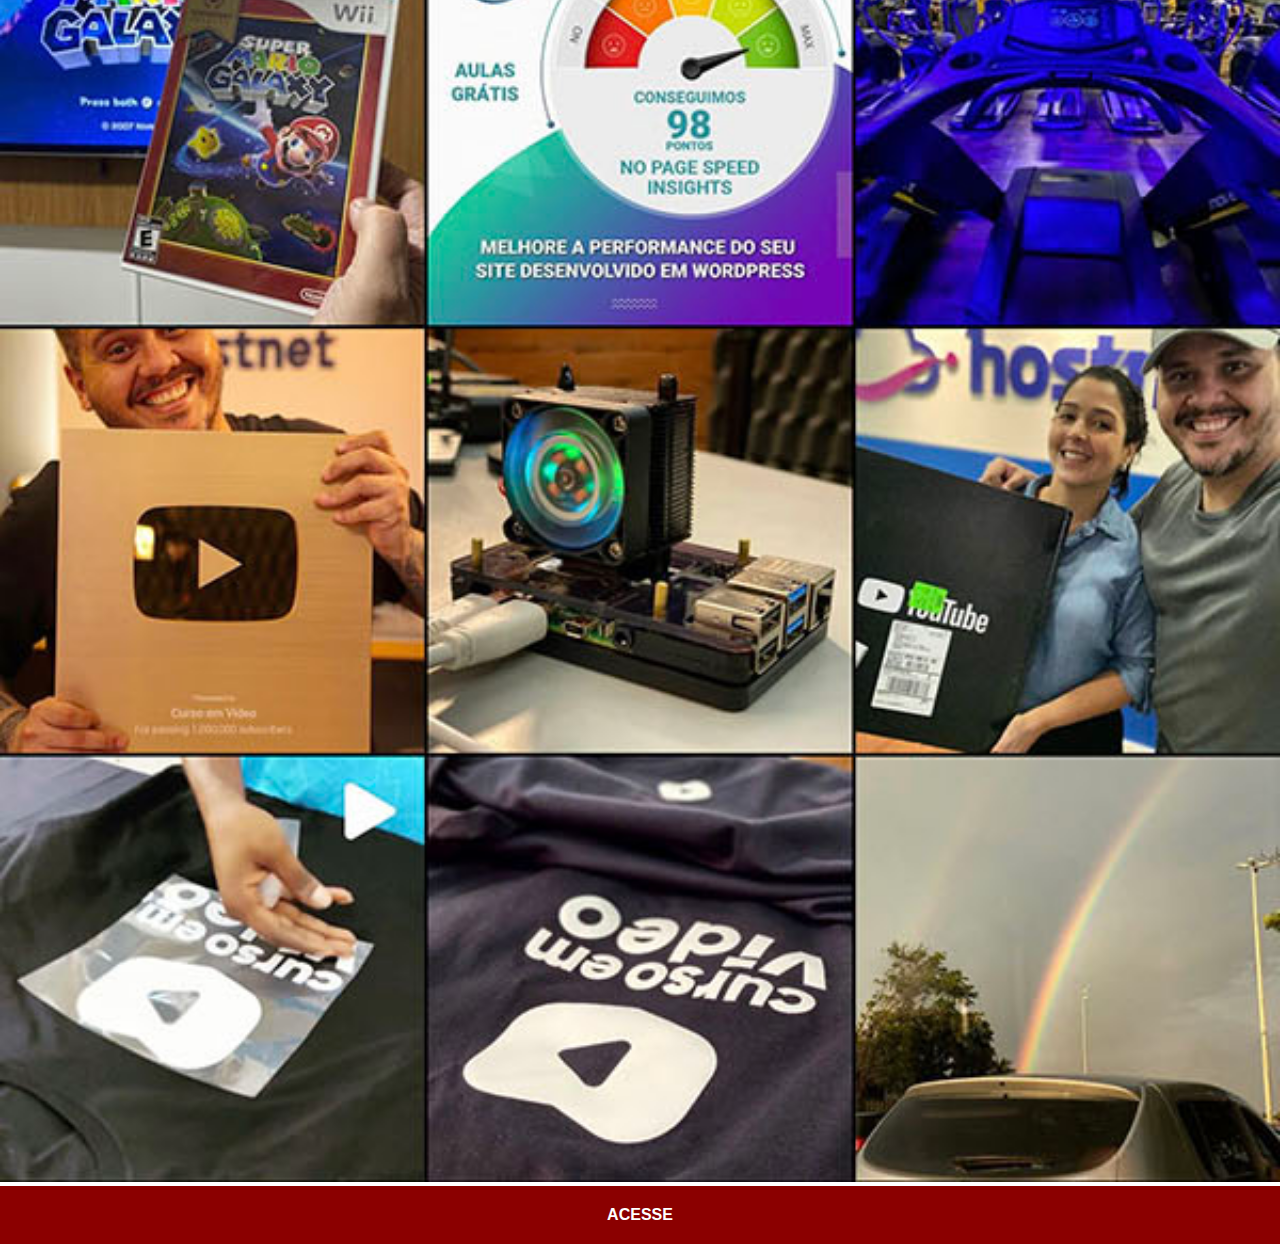
<file: instagram.html>
<!DOCTYPE html>
<html lang="pt-br">
<head>
    <meta charset="UTF-8">
    <meta http-equiv="X-UA-Compatible" content="IE=edge">
    <meta name="viewport" content="width=device-width, initial-scale=1.0">
    <link rel="shortcut icon" href="favicon.ico" type="image/x-icon">
    <title>Instagram</title>
    <style>
        * {
            padding: 0px;
            margin: 0px;
        }   

        ::-webkit-scrollbar{
            width: 0px;
            height: 0px;
        }

        img {
            width: 100vw;
        }

        a {
            display: block;
            background-color: darkred;
            color: white;
            padding: 20px;
            text-decoration: none;
            font-family: Arial, Helvetica, sans-serif;
            text-align: center;
            font-weight: bolder;
        }

    </style>
</head>
<body>
    <img src="imagens/tela-instagram.jpg" alt="Canal do Youtube">
    <a href="https://www.instagram.com/gustavoguanabara/" target="_blank">ACESSE</a>
</body>
</html>
</file>
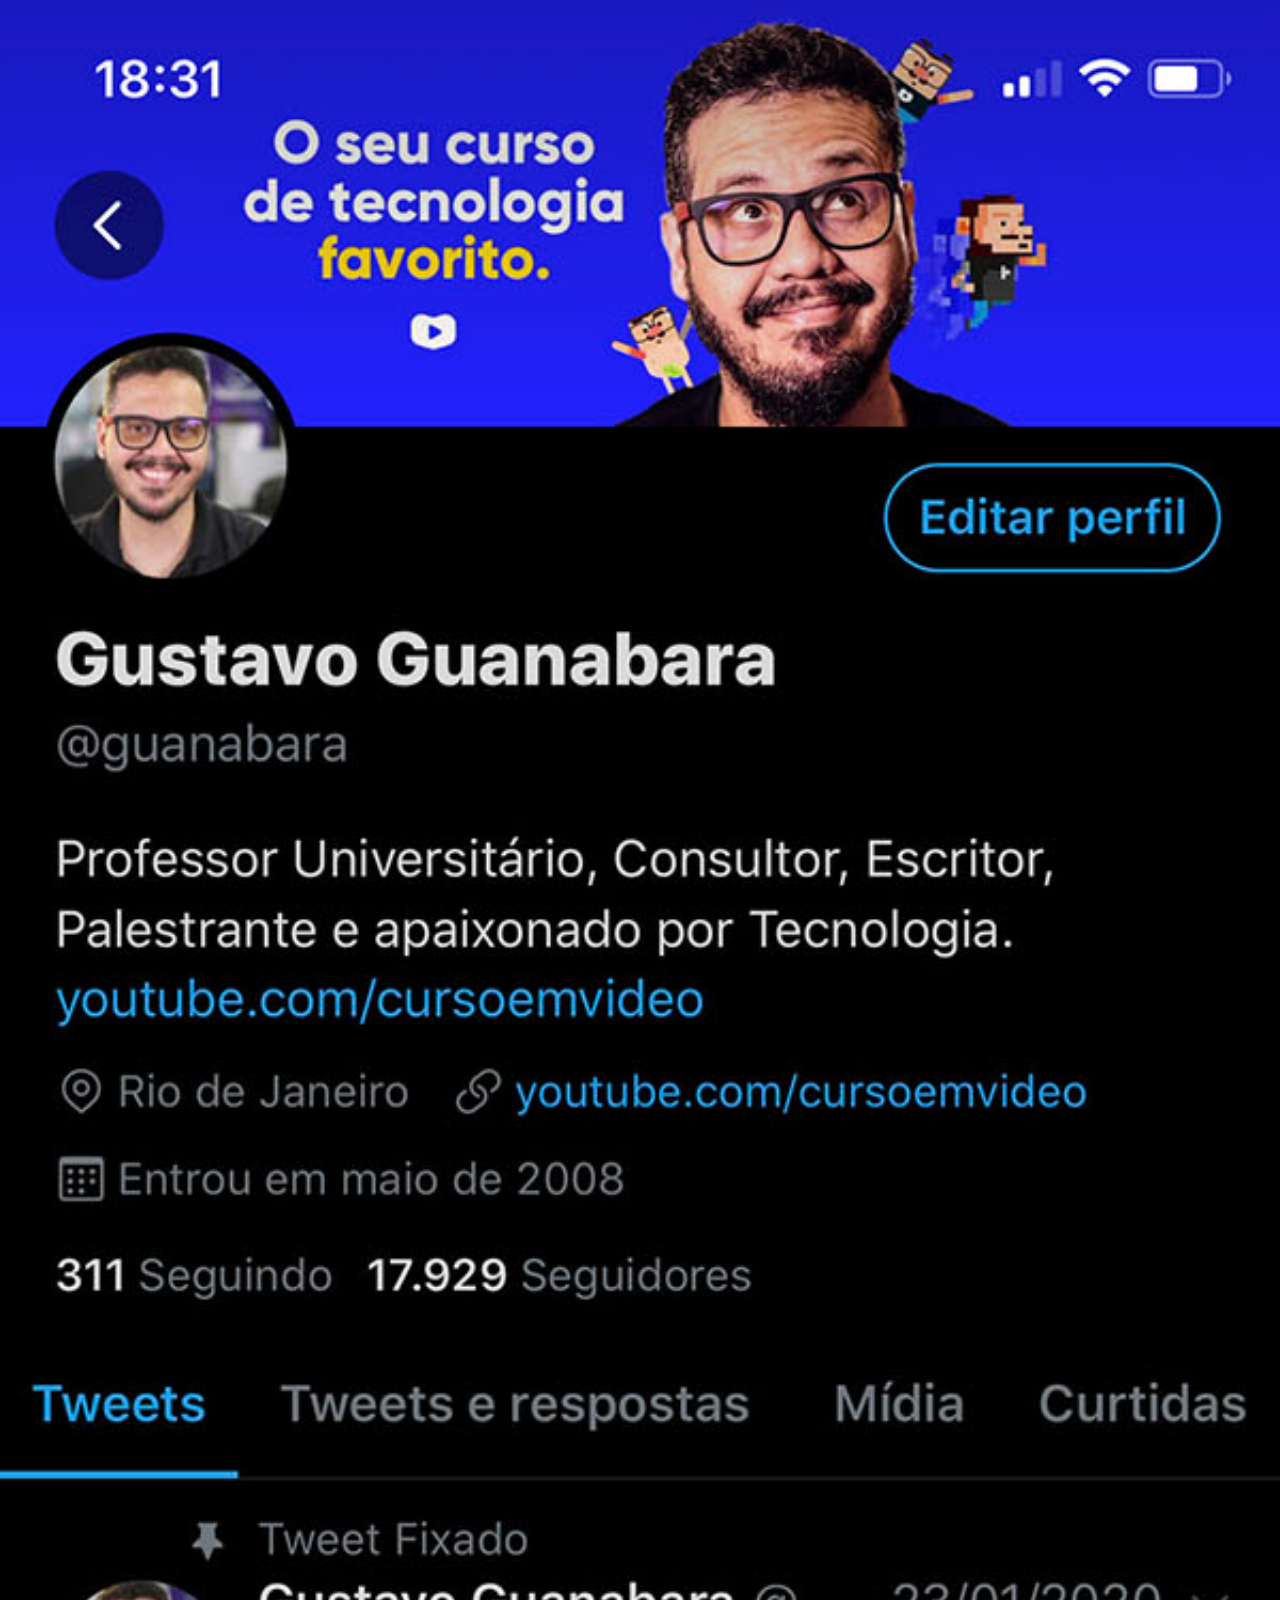
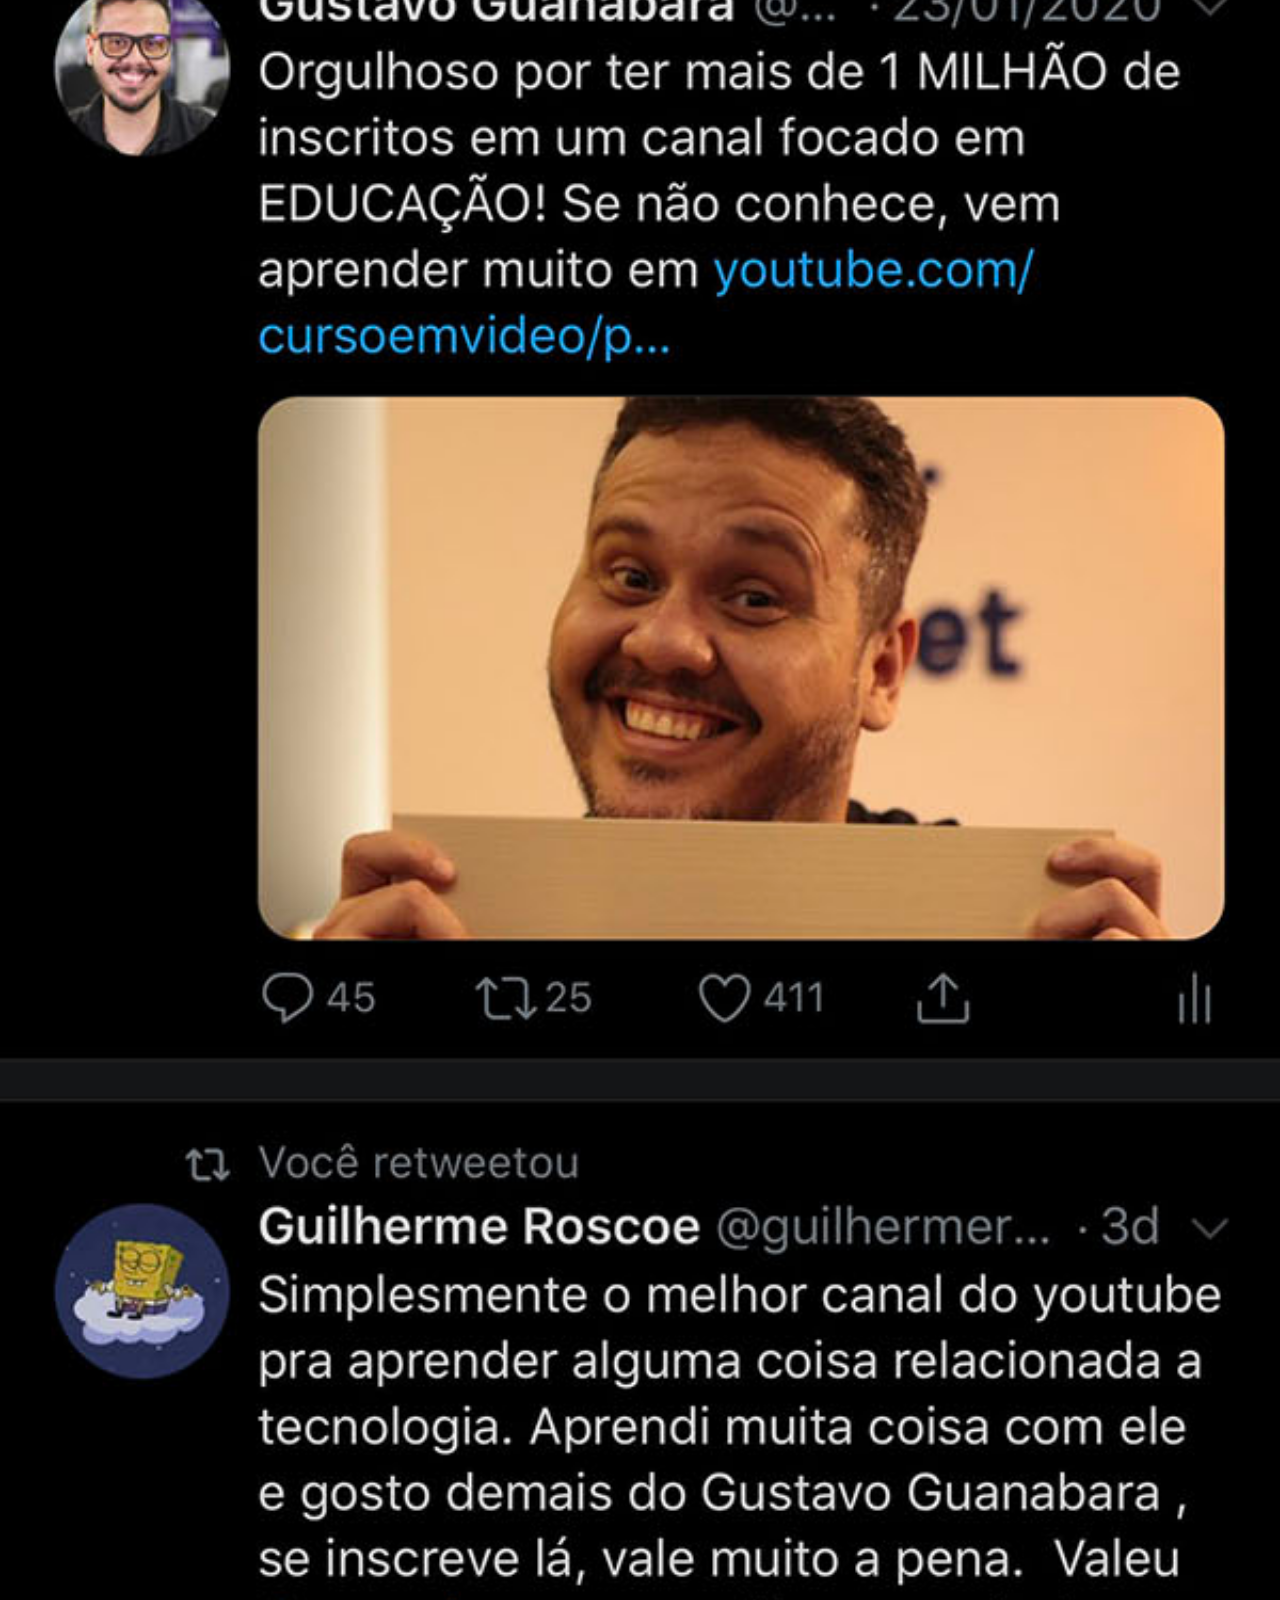
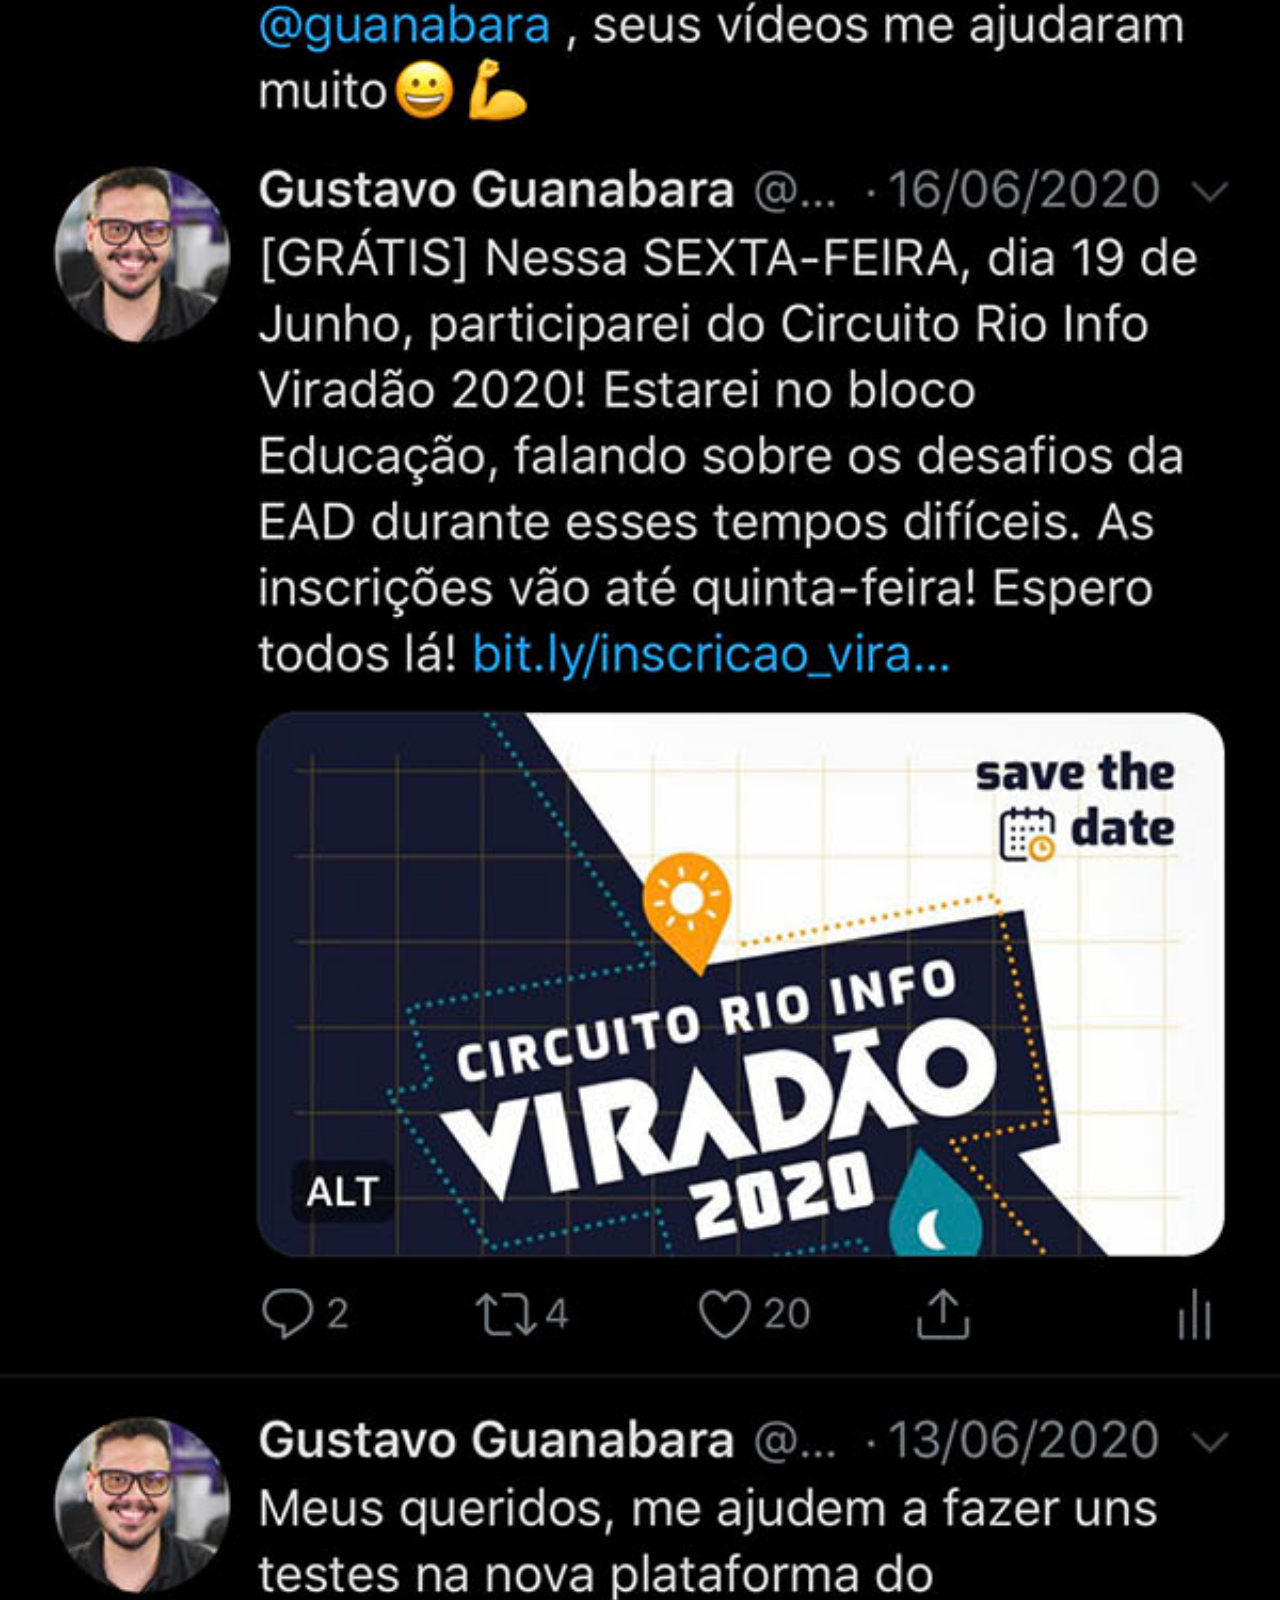
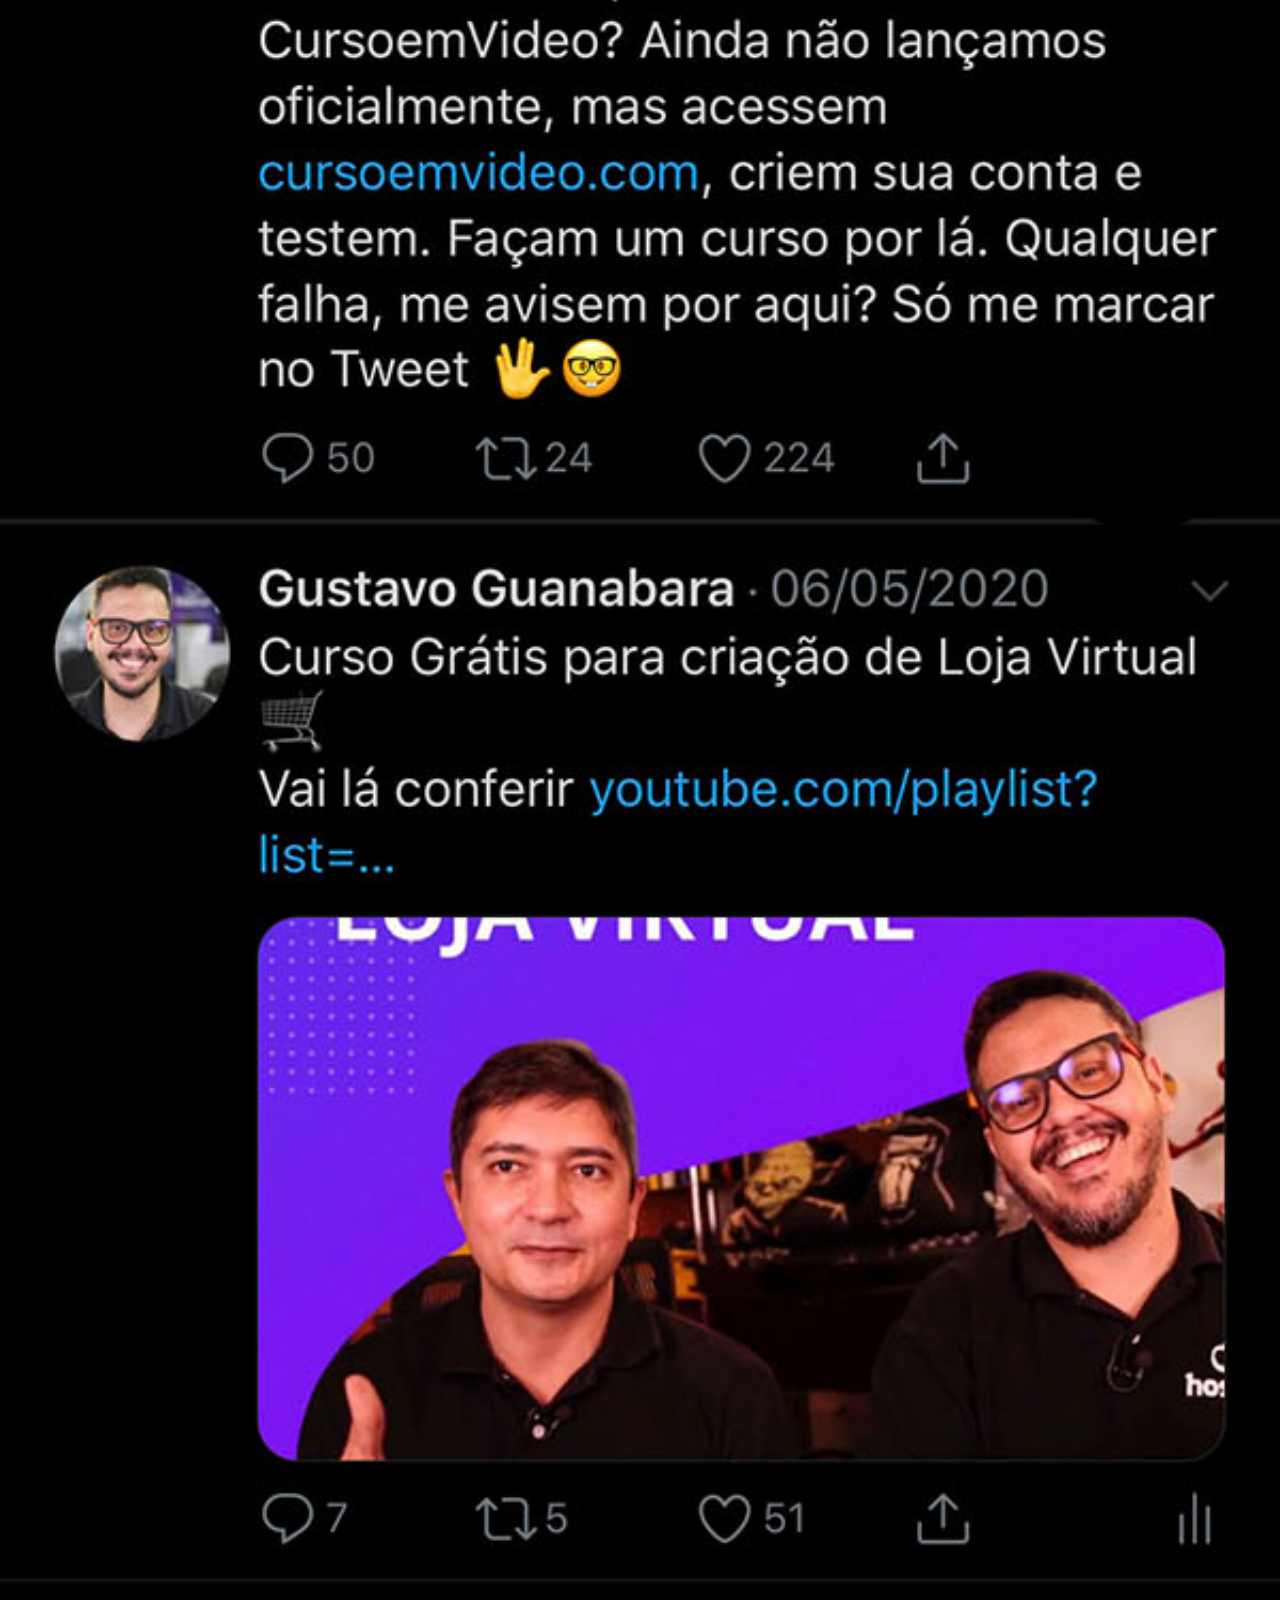
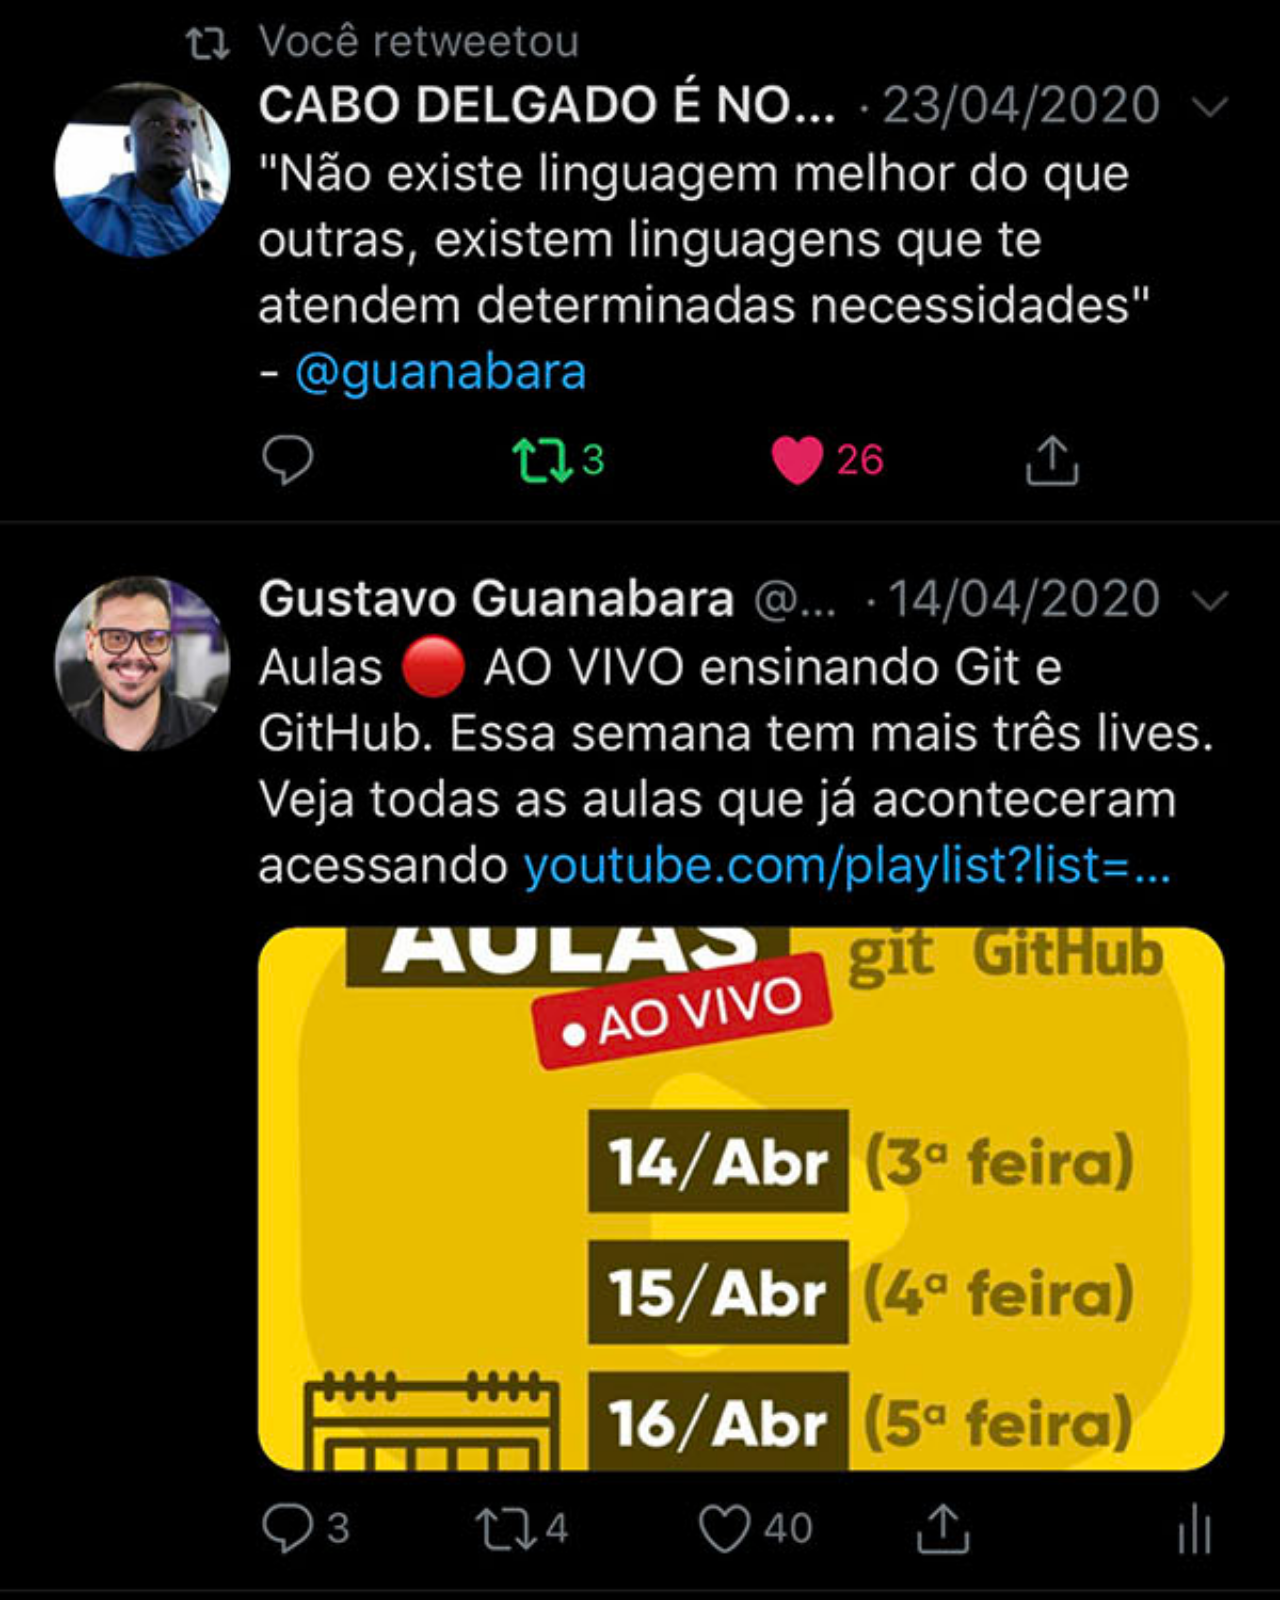
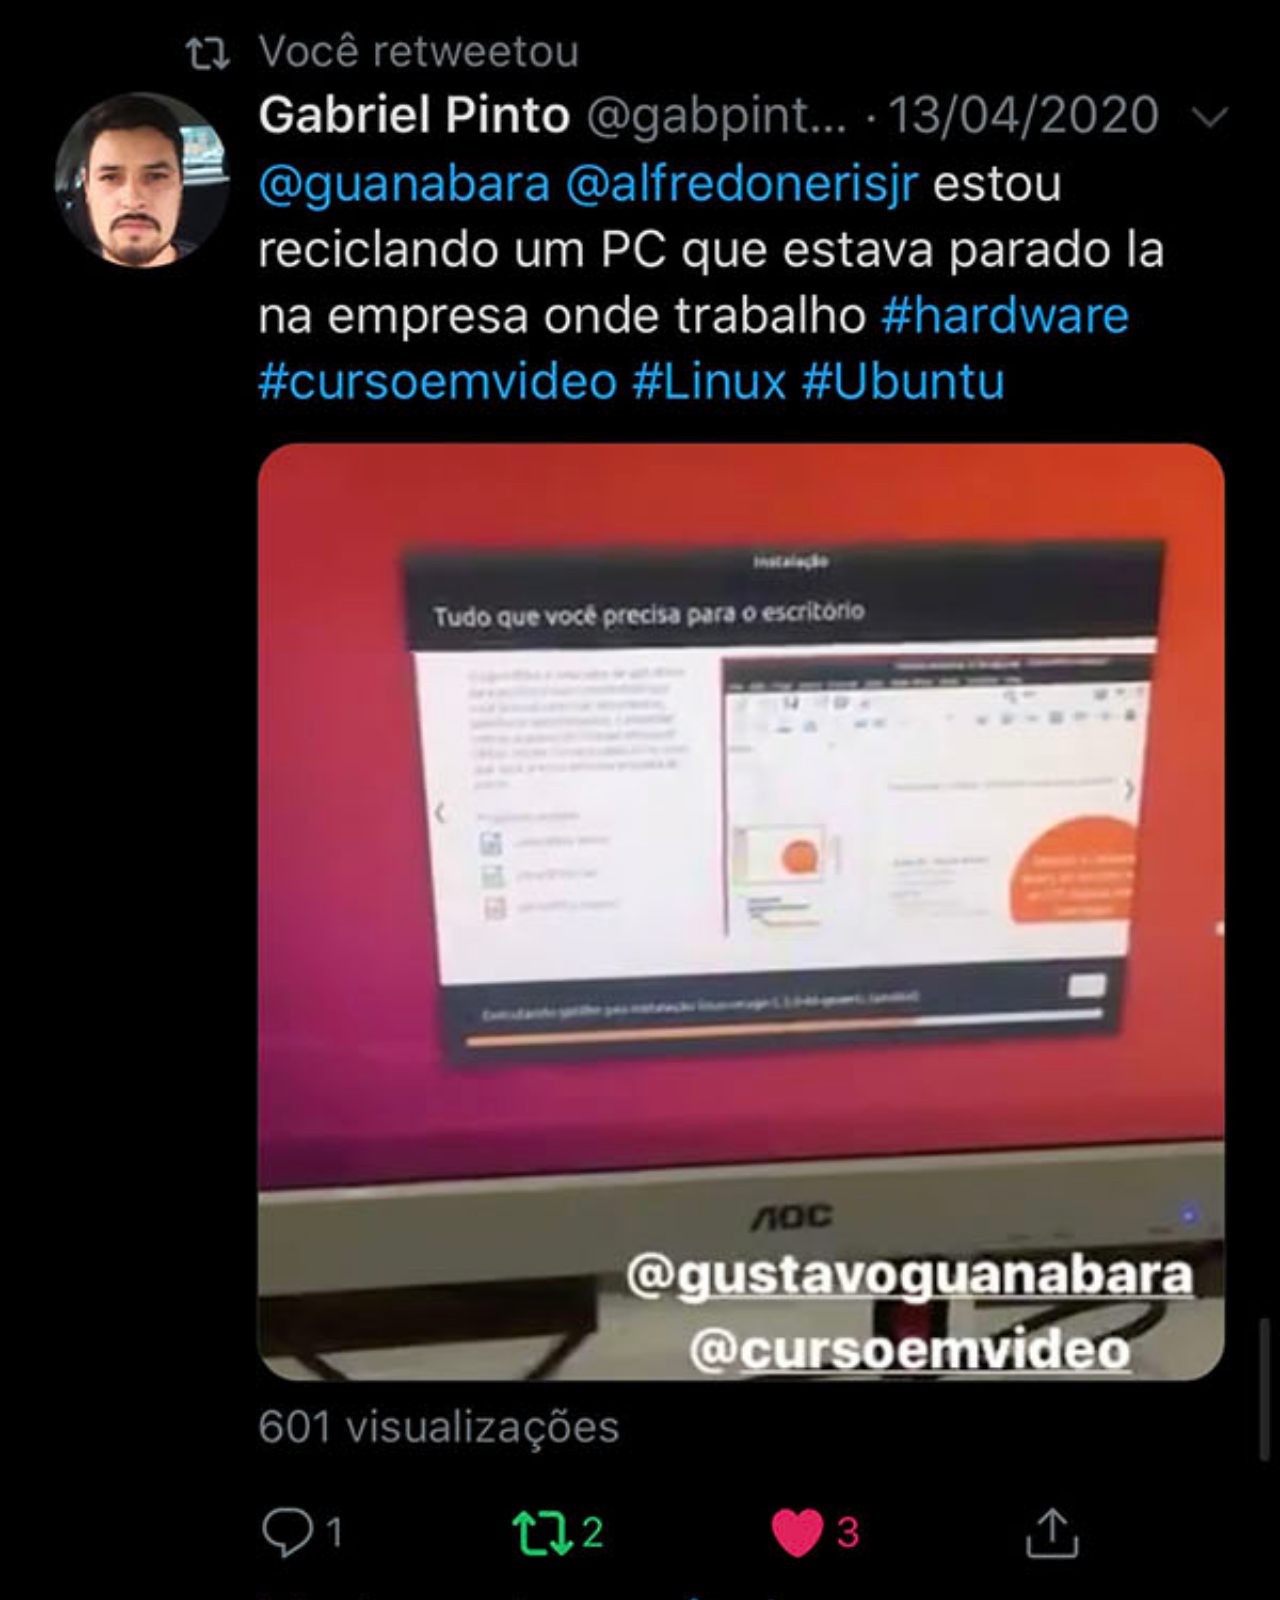
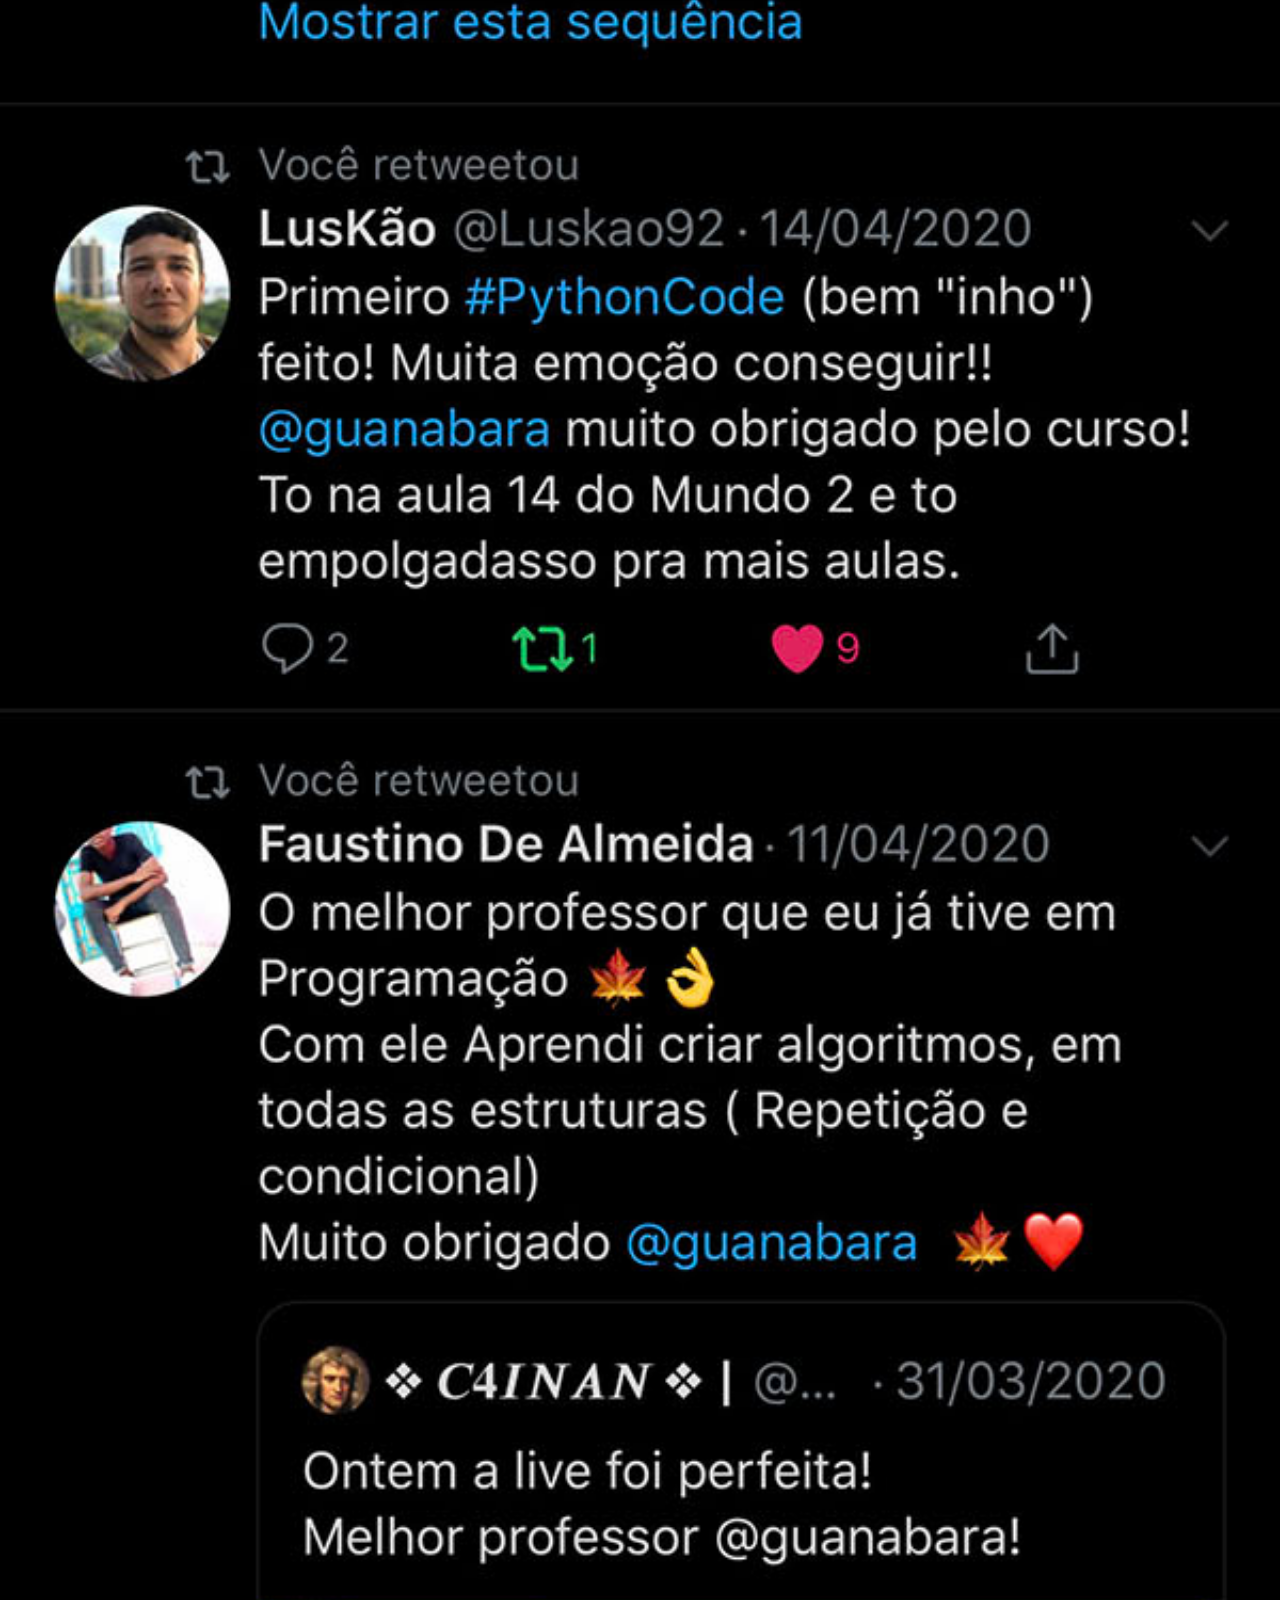
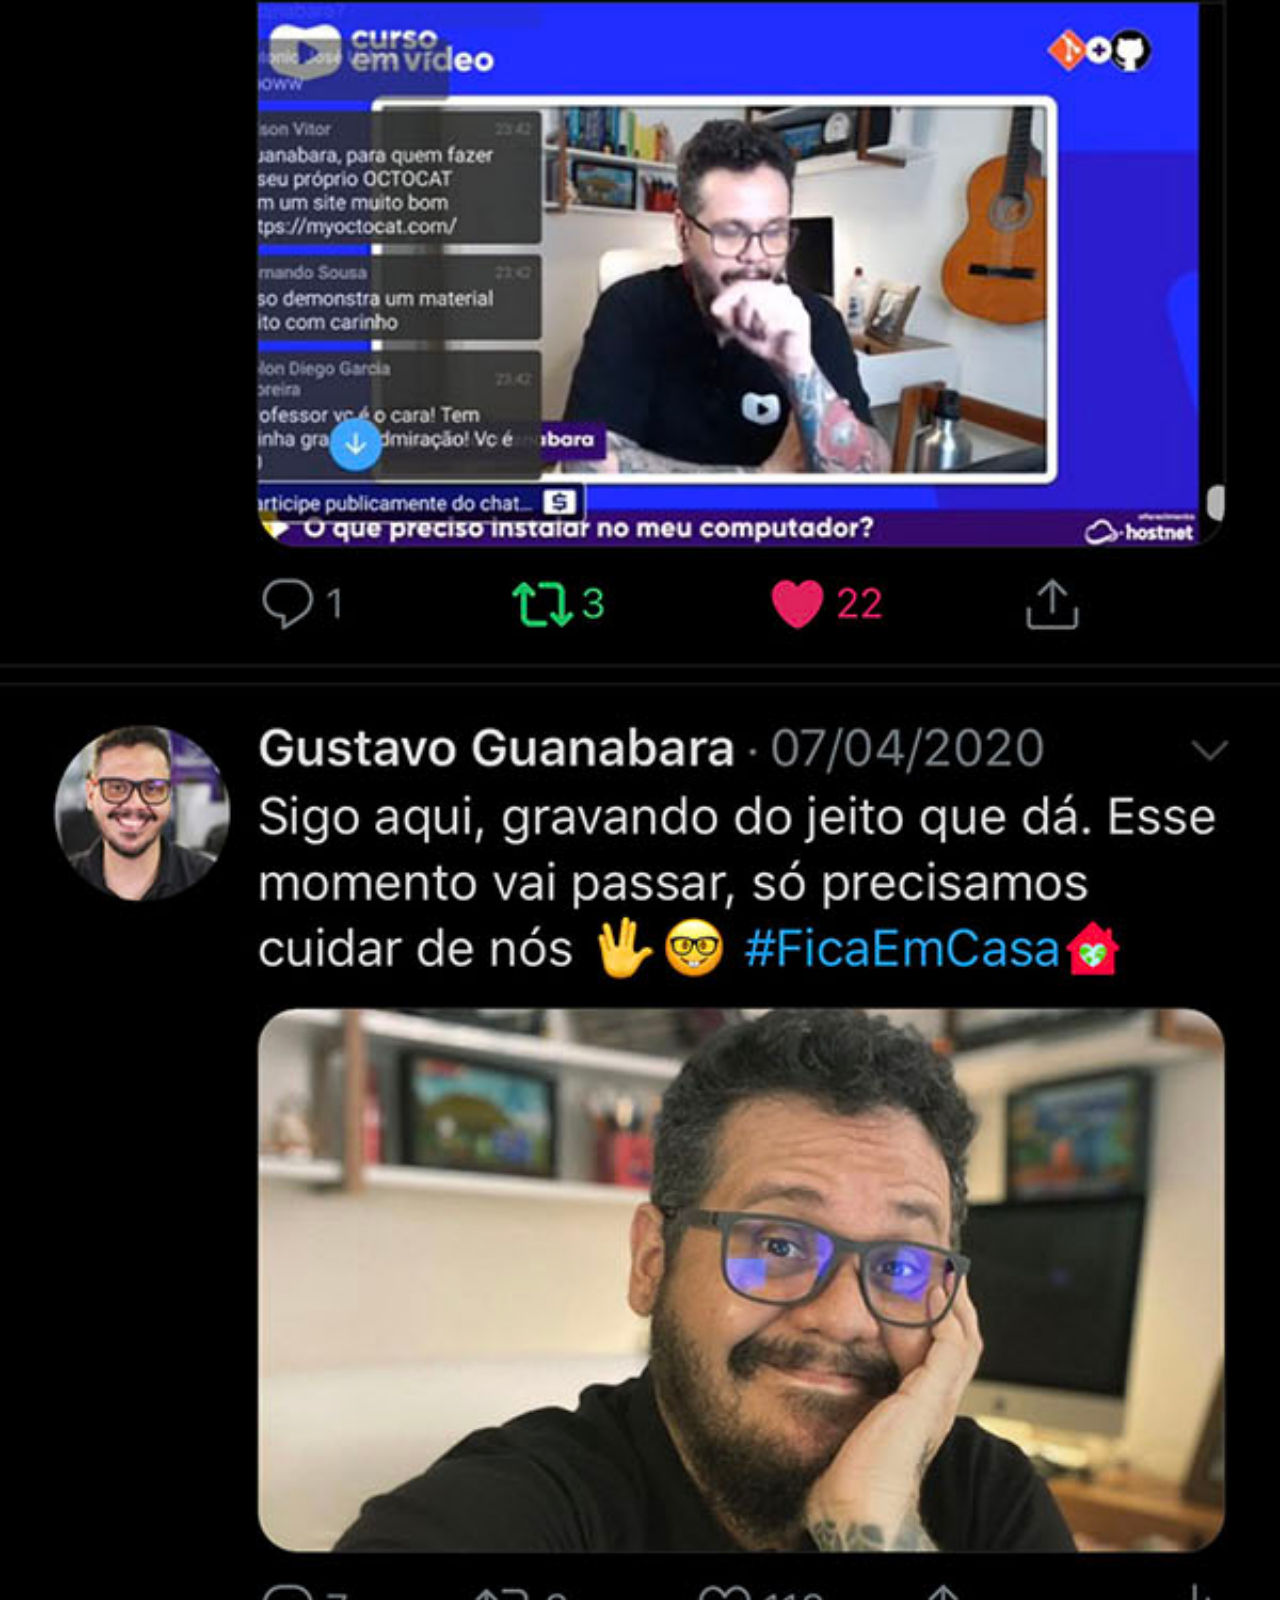
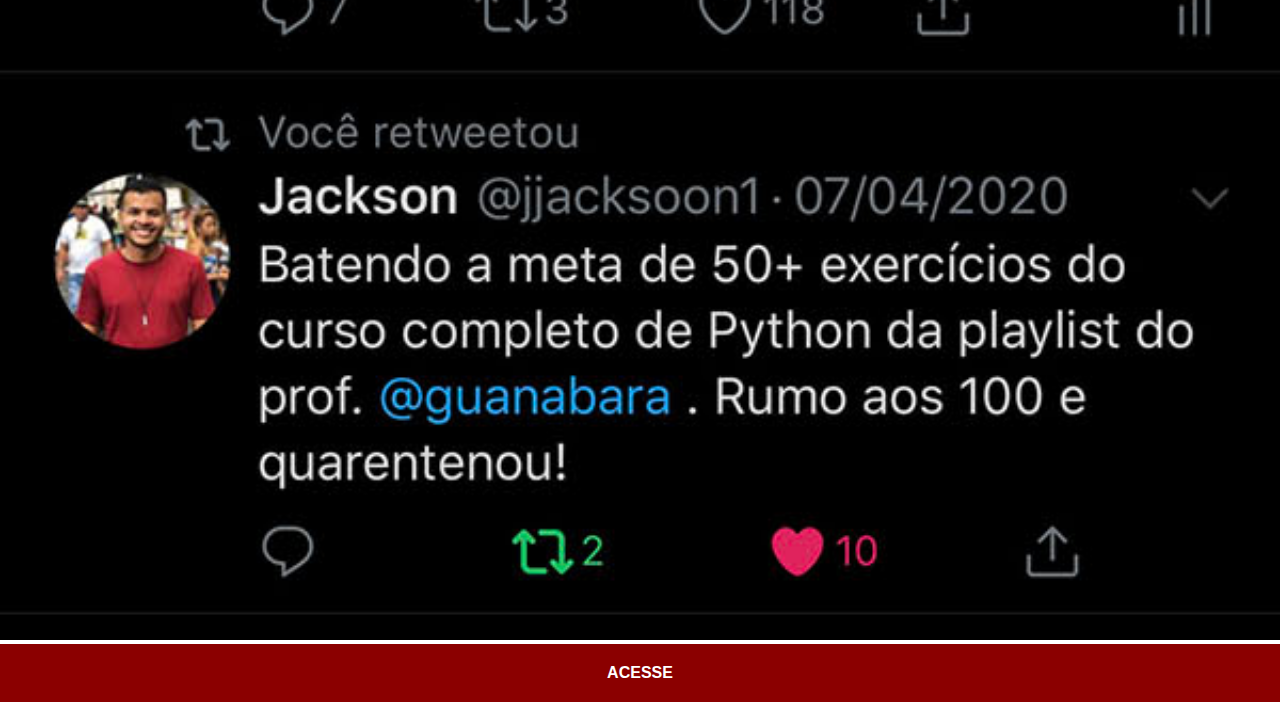
<file: twitter.html>
<!DOCTYPE html>
<html lang="pt-br">
<head>
    <meta charset="UTF-8">
    <meta http-equiv="X-UA-Compatible" content="IE=edge">
    <meta name="viewport" content="width=device-width, initial-scale=1.0">
    <link rel="shortcut icon" href="favicon.ico" type="image/x-icon">
    <title>Twitter</title>
    <style>
        * {
            padding: 0px;
            margin: 0px;
        }   

        ::-webkit-scrollbar{
            width: 0px;
            height: 0px;
        }

        img {
            width: 100vw;
        }

        a {
            display: block;
            background-color: darkred;
            color: white;
            padding: 20px;
            text-decoration: none;
            font-family: Arial, Helvetica, sans-serif;
            text-align: center;
            font-weight: bolder;
        }

    </style>
</head>
<body>
    <img src="imagens/tela-twitter.jpg" alt="Canal do Youtube">
    <a href="https://twitter.com/guanabara/" target="_blank">ACESSE</a>
</body>
</html>
</file>
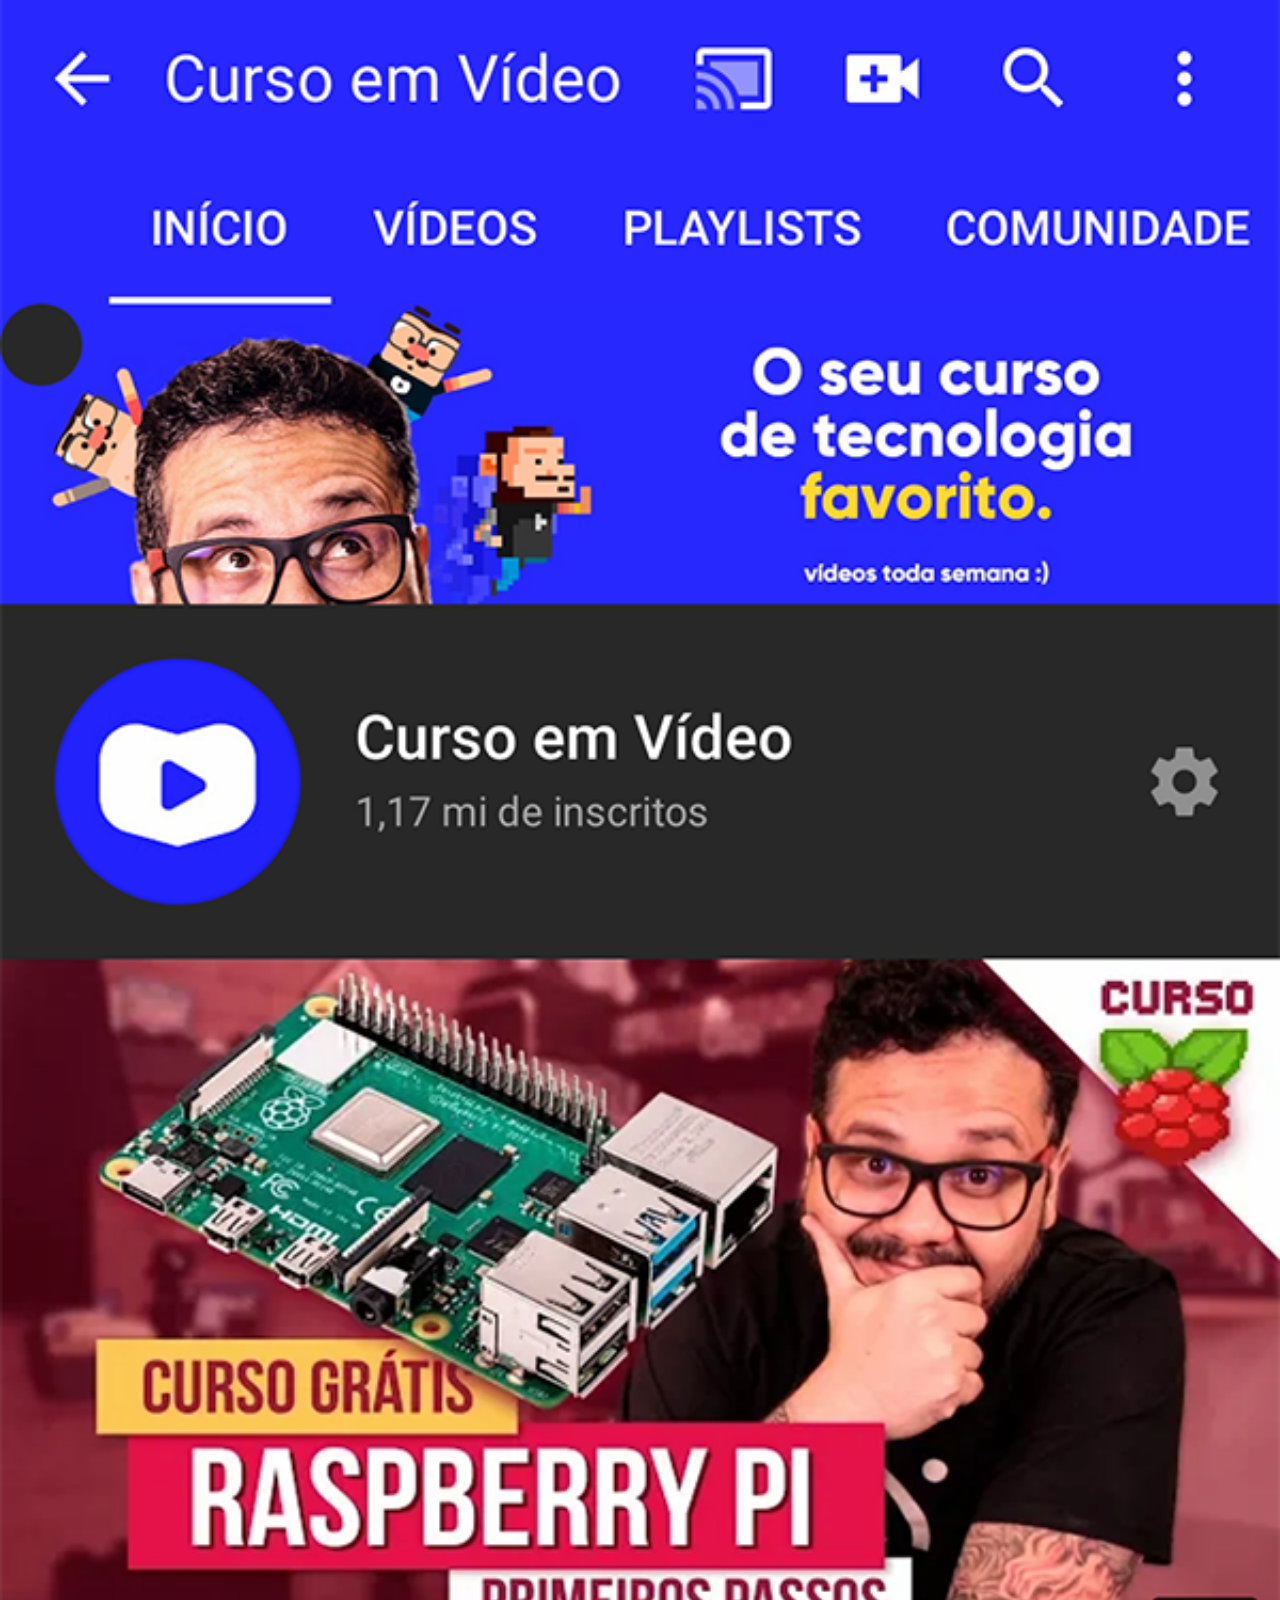
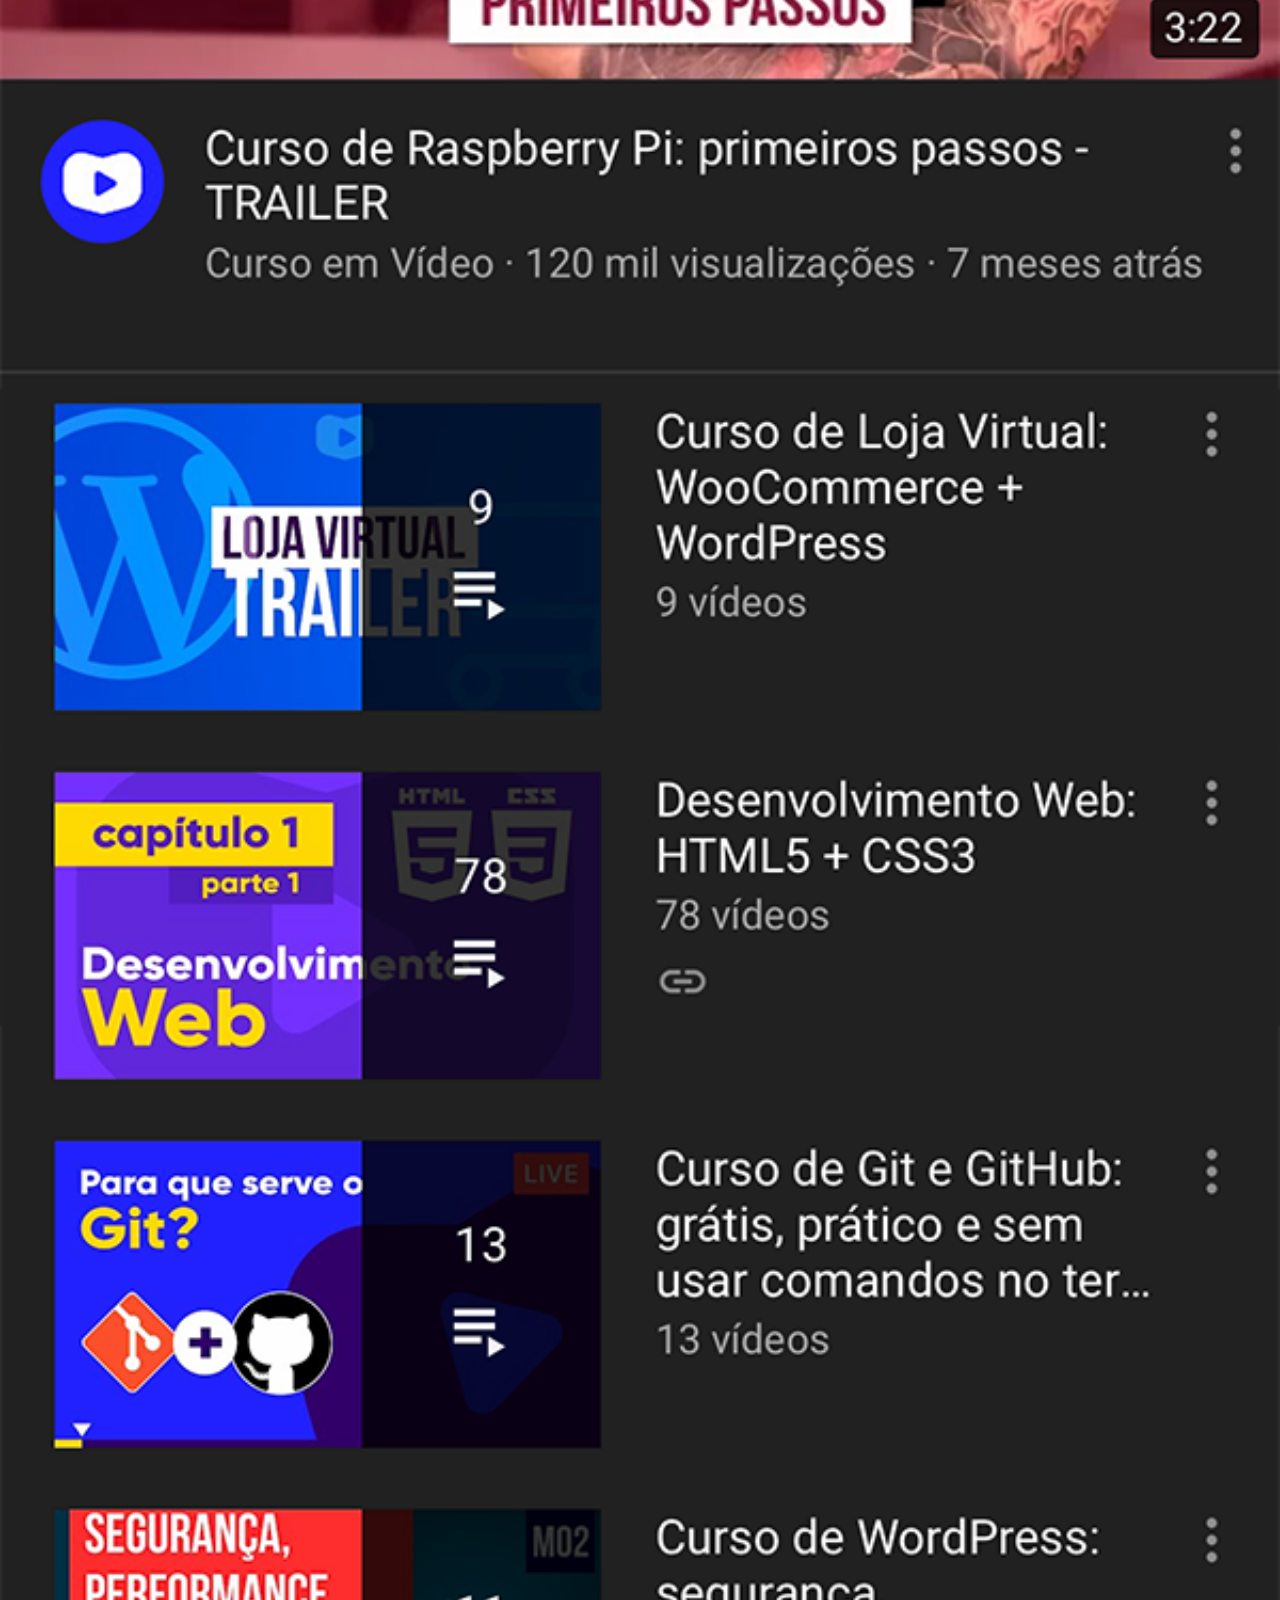
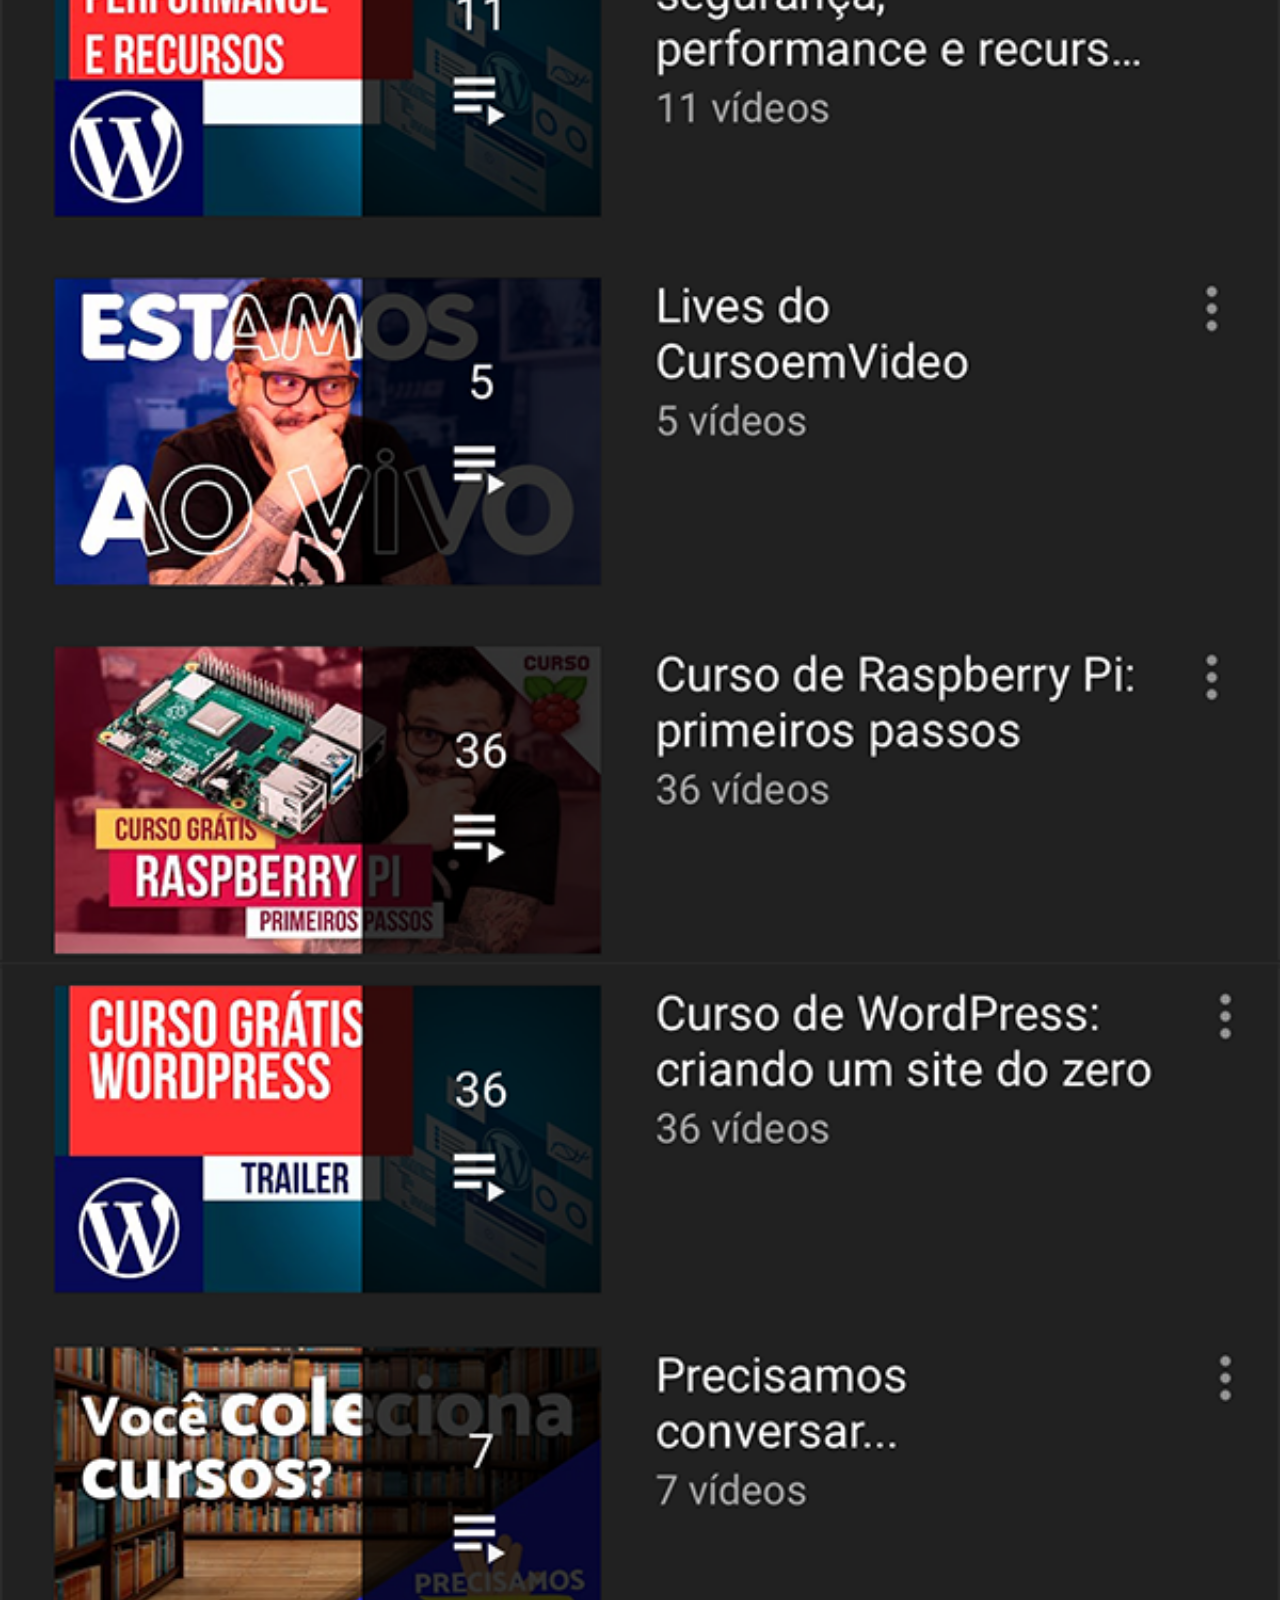
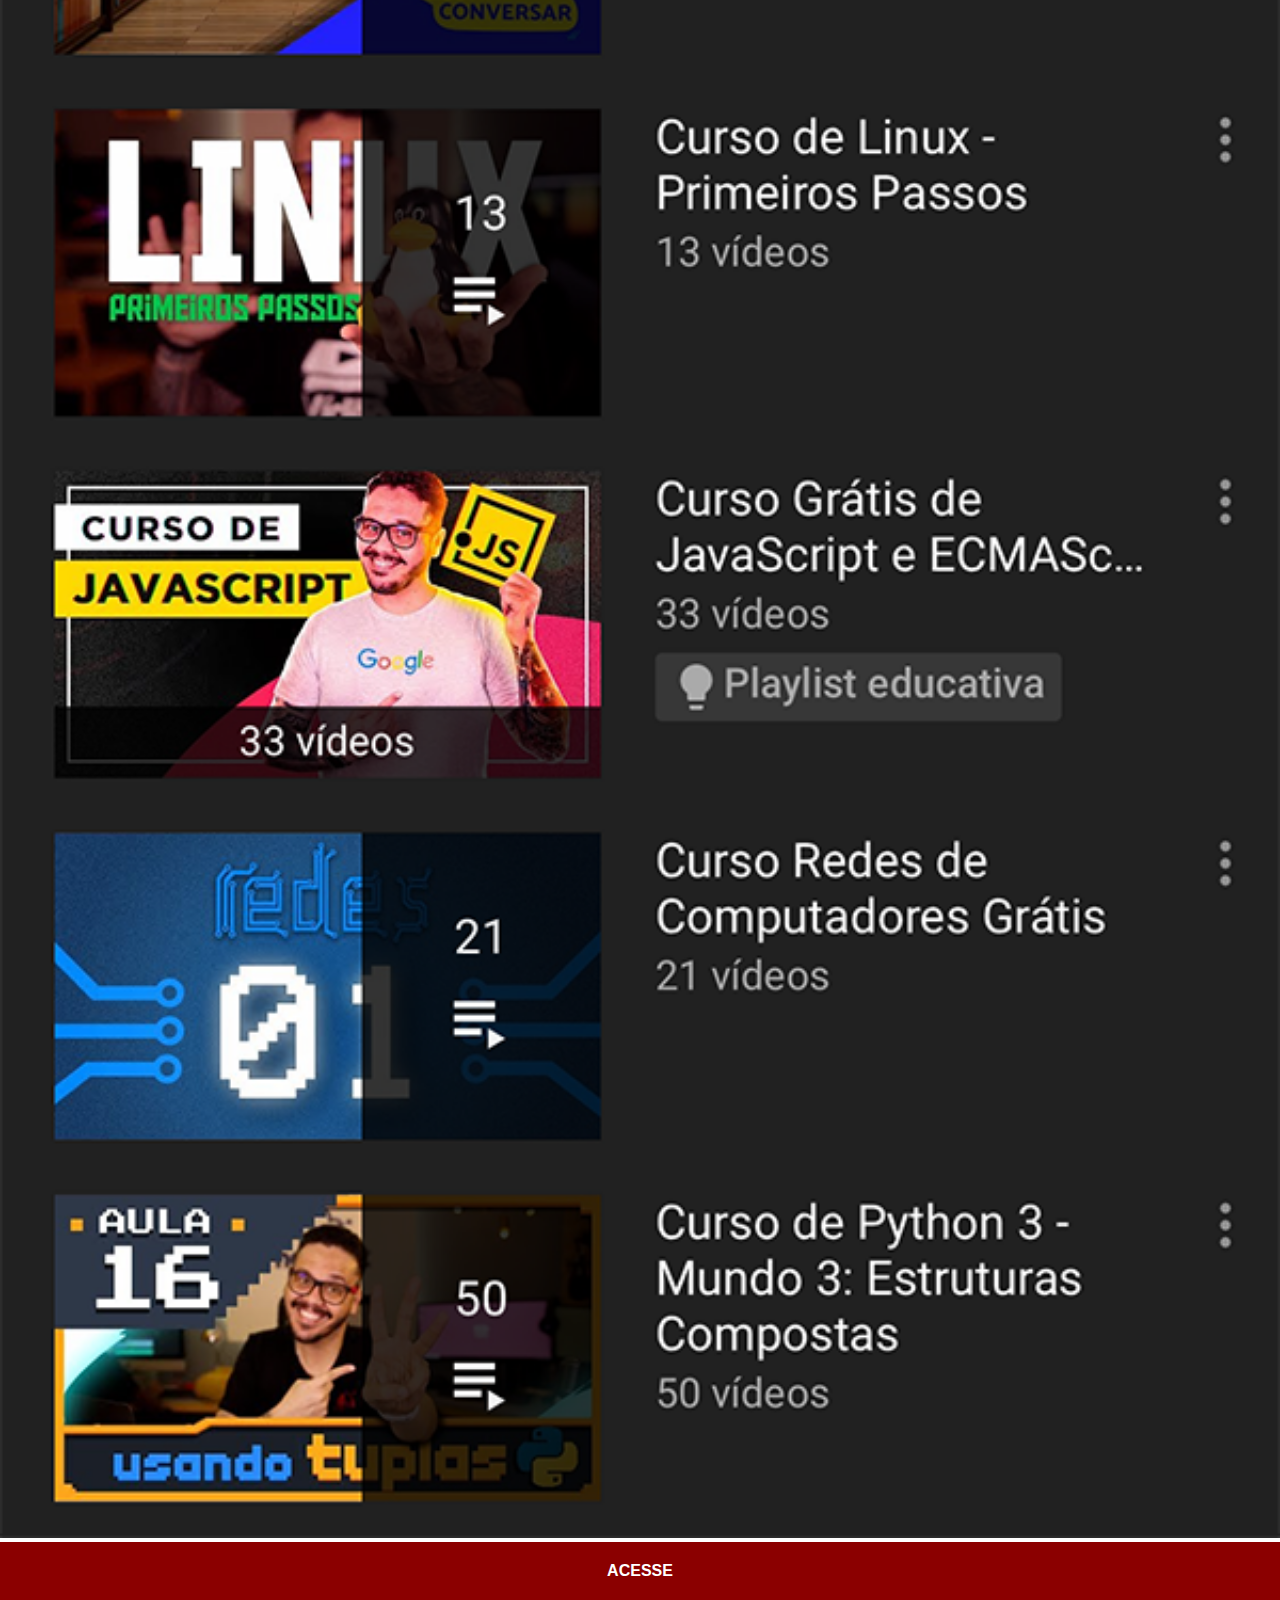
<file: youtube.html>
<!DOCTYPE html>
<html lang="pt-br">
<head>
    <meta charset="UTF-8">
    <meta http-equiv="X-UA-Compatible" content="IE=edge">
    <meta name="viewport" content="width=device-width, initial-scale=1.0">
    <link rel="shortcut icon" href="favicon.ico" type="image/x-icon">
    <title>YouTube</title>
    <style>
        * {
            padding: 0px;
            margin: 0px;
        }   

        ::-webkit-scrollbar{
            width: 0px;
            height: 0px;
        }

        img {
            width: 100vw;
        }

        a {
            display: block;
            background-color: darkred;
            color: white;
            padding: 20px;
            text-decoration: none;
            font-family: Arial, Helvetica, sans-serif;
            text-align: center;
            font-weight: bolder;
        }

    </style>
</head>
<body>
    <img src="imagens/tela-youtube.png" alt="Canal do Youtube">
    <a href="https://www.youtube.com/@CursoemVideo" target="_blank">ACESSE</a>
</body>
</html>
</file>
<file: estilo/style.css>
@charset 'UTF-8';

* {
margin: 0px;
padding: 0px;
}

html, body {
    background: url(../imagens/fundo-madeira.jpg) no-repeat;
    background-size: cover;
}

main {
    position: relative;
    height: 100vh;
}

section#telefone {
    background: url(../imagens/frame-iphone.png) no-repeat;
    width: 311px;
    height: 627px;
    position: absolute;
    top: 50%;
    left: 50%;
    transform: translate(-50%, -50%);
}

iframe#tela {
    position: relative;
    top: 80px;
    left: 22px;
    height: 471px;
    width: 266px;
}

section#redes-sociais {
    text-align: right;
}

img {
    width: 50px;
    border-radius: 50%;
    box-shadow: 2px 2px 5px rgba(0, 0, 0, 0.406);
    margin: 10px;
    box-sizing: border-box;
}

img:hover {
    border: 2px solid rgba(255, 255, 255, 0.603);
    transform: translate(-3px, -3px);
    box-shadow: 5px 5px 10px rgba(0, 0, 0, 0.606);
}
</file>
